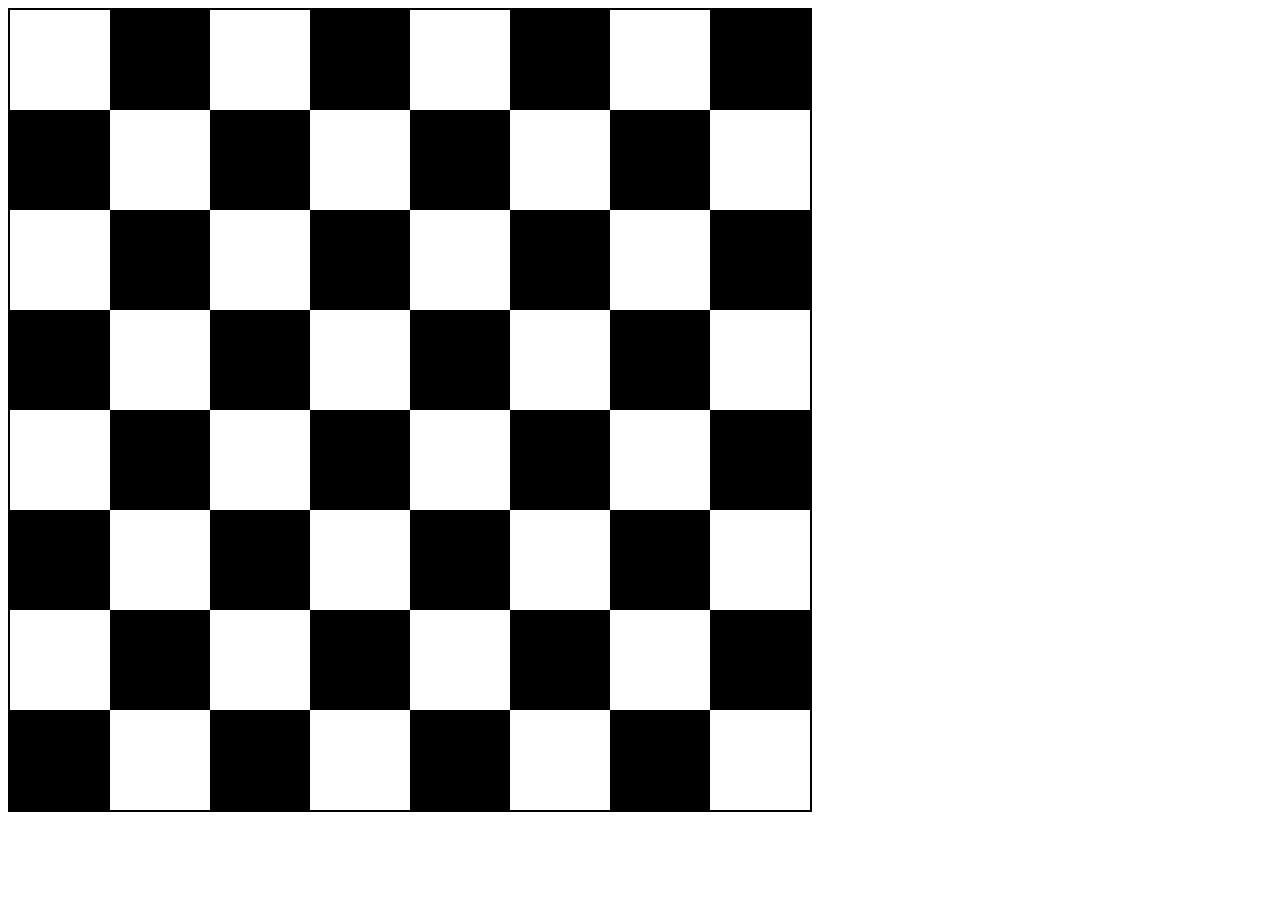
<file: 10.0 Display Grid/index.html>
<!DOCTYPE html>
<html>

<head>
  <title>Chessboard</title>
  <style>
    /* Write your code here */
    /* Each square should be 100px by 100px */
    /* My colours for white: #f0d9b5, black: #b58863 */
    .container {
      display: grid;
      grid-template-columns: repeat(8, 100px);
      grid-template-rows: repeat(8, 100px);
      gap: 0px;
      width: 800px;
      height: 800px;
      border: 2px solid black;
    }
    .white {
      background-color: white;
    }
    .black {
      background-color: black;
    }
  </style>
</head>

<body>
  <div class="container">
    <div class="white"></div>
    <div class="black"></div>
    <div class="white"></div>
    <div class="black"></div>
    <div class="white"></div>
    <div class="black"></div>
    <div class="white"></div>
    <div class="black"></div>
    <div class="black"></div>
    <div class="white"></div>
    <div class="black"></div>
    <div class="white"></div>
    <div class="black"></div>
    <div class="white"></div>
    <div class="black"></div>
    <div class="white"></div>
    <div class="white"></div>
    <div class="black"></div>
    <div class="white"></div>
    <div class="black"></div>
    <div class="white"></div>
    <div class="black"></div>
    <div class="white"></div>
    <div class="black"></div>
    <div class="black"></div>
    <div class="white"></div>
    <div class="black"></div>
    <div class="white"></div>
    <div class="black"></div>
    <div class="white"></div>
    <div class="black"></div>
    <div class="white"></div>
    <div class="white"></div>
    <div class="black"></div>
    <div class="white"></div>
    <div class="black"></div>
    <div class="white"></div>
    <div class="black"></div>
    <div class="white"></div>
    <div class="black"></div>
    <div class="black"></div>
    <div class="white"></div>
    <div class="black"></div>
    <div class="white"></div>
    <div class="black"></div>
    <div class="white"></div>
    <div class="black"></div>
    <div class="white"></div>
    <div class="white"></div>
    <div class="black"></div>
    <div class="white"></div>
    <div class="black"></div>
    <div class="white"></div>
    <div class="black"></div>
    <div class="white"></div>
    <div class="black"></div>
    <div class="black"></div>
    <div class="white"></div>
    <div class="black"></div>
    <div class="white"></div>
    <div class="black"></div>
    <div class="white"></div>
    <div class="black"></div>
    <div class="white"></div>
  </div>
</body>

</html>
</file>
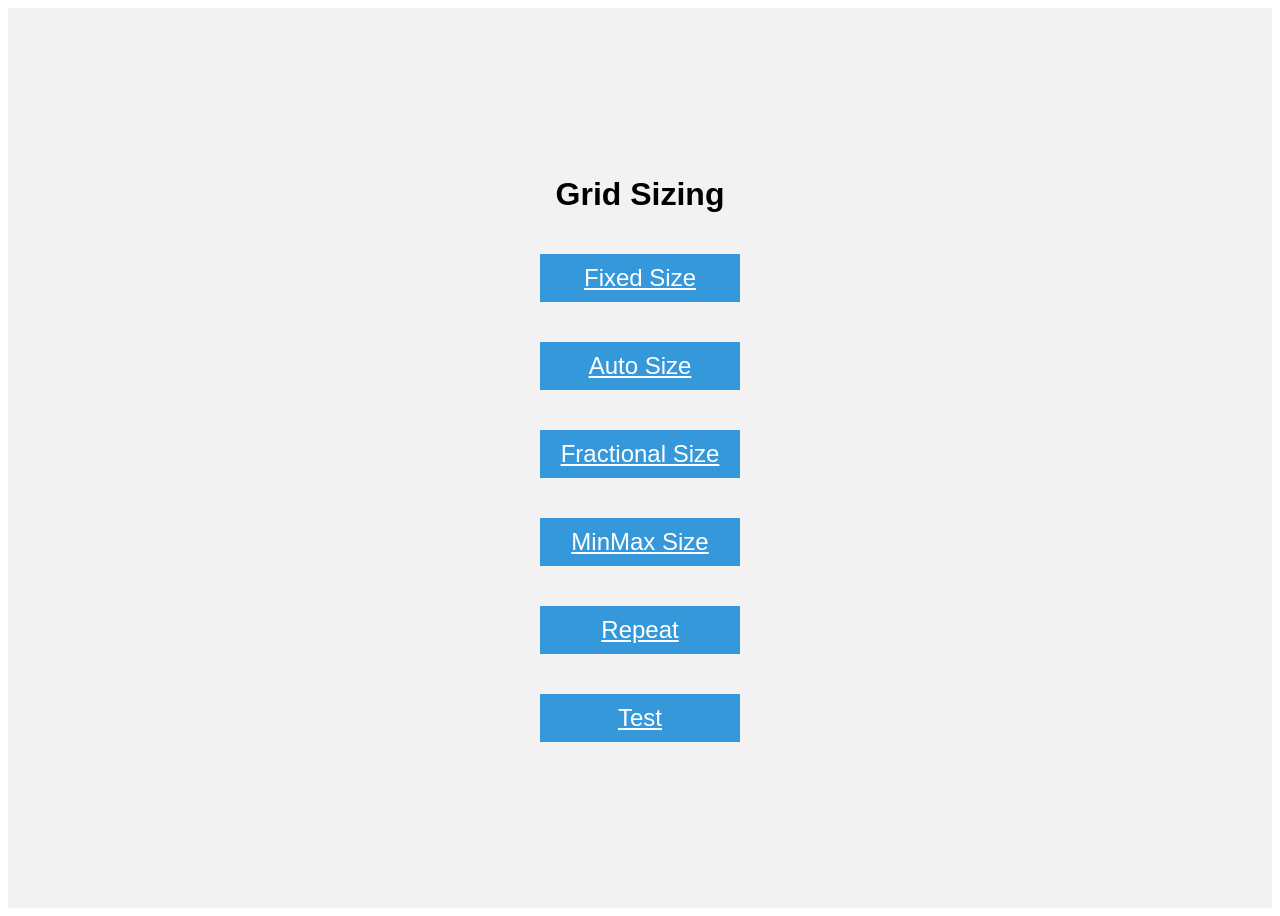
<file: 10.1 Grid Sizing/index.html>
<!DOCTYPE html>
<html lang="en">

<head>
  <meta charset="UTF-8">
  <meta name="google" content="notranslate">
  <meta name="viewport" content="width=device-width, initial-scale=1.0">
  <title>Grid Fundamentals</title>
  <style>
    body {
      font-family: sans-serif;
    }

    .container {
      display: flex;
      justify-content: center;
      align-items: center;
      flex-direction: column;
      height: 100vh;
      background-color: #f2f2f2;
    }

    .item {
      width: 200px;
      margin: 20px;
      background-color: #3498db;
      color: #fff;
      text-align: center;
      line-height: 2;
      font-size: 24px;
    }
  </style>
</head>

<body>
  <div class="container">
    <h1>Grid Sizing</h1>
    <a class="item" href="./fixed-size.html">Fixed Size</a>
    <a class="item" href="./auto-size.html">Auto Size</a>
    <a class="item" href="./fractional-size.html">Fractional Size</a>
    <a class="item" href="./minmax-size.html">MinMax Size</a>
    <a class="item" href="./repeat.html">Repeat</a>
    <a class="item" href="./test.html">Test</a>


  </div>
</body>

</html>
</file>
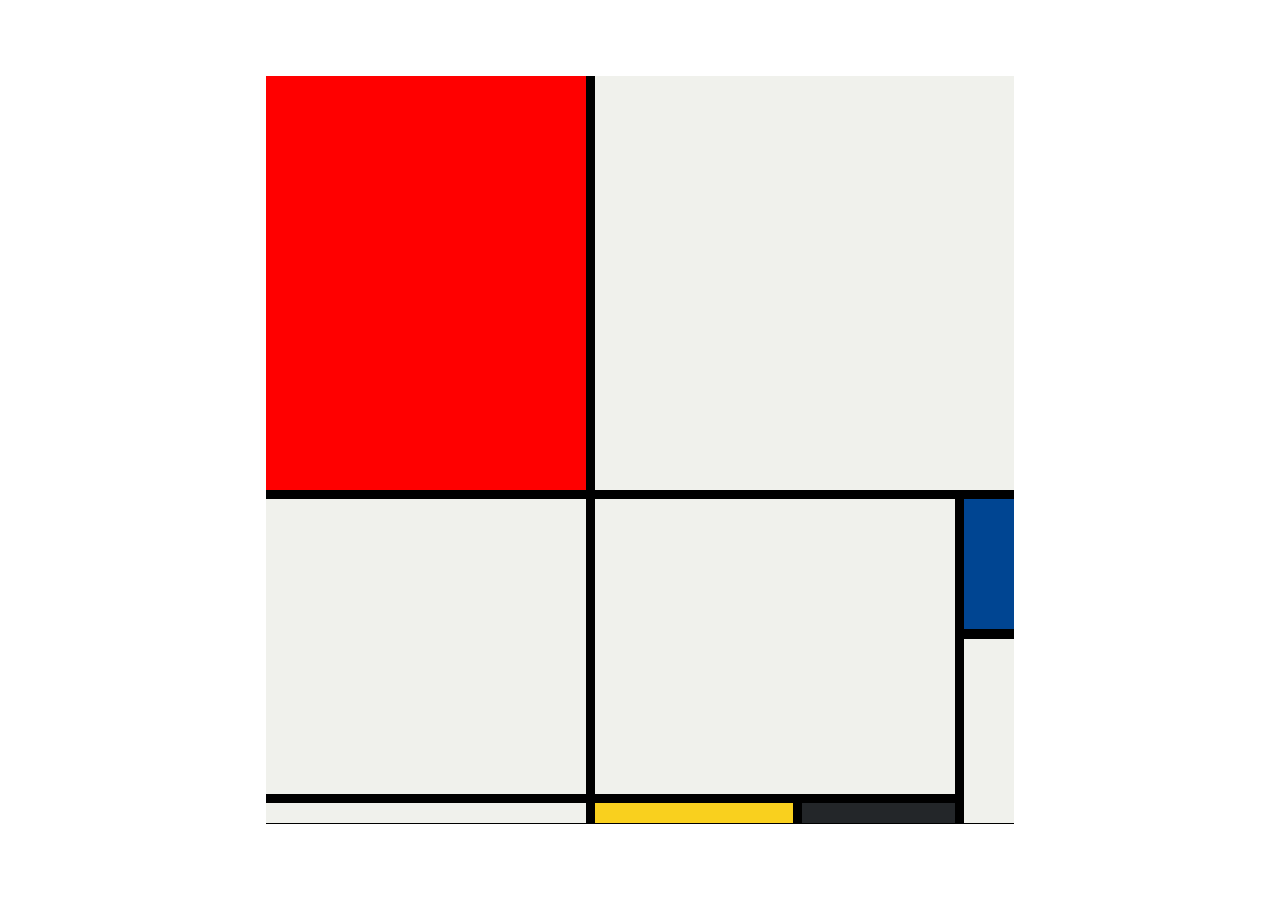
<file: 10.3 Mondrian Project/index.html>
<!DOCTYPE html>
<html lang="en">
    <head>
        <meta charset="UTF-8" />
        <meta name="viewport" content="width=device-width, initial-scale=1.0" />
        <title>Mondrian Project</title>
        <style>
            /* 
    Write your CSS here 
    Gap Colour: #000
    White: #F0F1EC
    Red: #E72F24
    Black: #232629
    Blue: #004592
    Yellow: #F9D01E

    For dimensions, see dimensions.png image.
    HINT: Remember you can't change the properties of grid lines.
    But grid lines are transparent!
    */

            body {
                display: flex;
                align-items: center;
                justify-content: center;
                margin: 0;
                padding: 0;
                height: 100vh;
            }

            .container {
                display: grid;
                grid-template-columns: 320px 198px 153px 50px;
                grid-template-rows: 414px 131px 155px 20px;
                gap: 9px;
                background-color: black;
                height: 748px;
                width: 748px;
            }

            .first-red {
                background-color: red;
            }

            .second-white {
                background-color: #f0f1ec;
                grid-column-start: span 3;
            }
            .third-white {
                background-color: #f0f1ec;
                grid-column-start: span 1;
                grid-row-start: span 2;
                order: 0;
            }
            .fourth-white {
                background-color: #f0f1ec;
                grid-column-start: span 2;
                grid-row-start: span 2;
            }

            .fourth-blue {
                background-color: #004592;
                height: 130px;
                border-bottom: 1px solid black;
            }

            .fifth-white {
                background-color: #f0f1ec;
                grid-row-start: span 2;
            }

            .sixth-white {
                background-color: #f0f1ec;
            }

            .seventh-yellow {
                background-color: #f9d01e;
            }
            .eighth-black {
                background-color: #232629;
            }
        </style>
    </head>

    <body>
        <!-- Write your HTML here -->
        <div class="container">
            <div class="first-red"></div>
            <div class="second-white"></div>
            <div class="third-white"></div>
            <div class="fourth-white"></div>
            <div class="fourth-blue"></div>
            <div class="fifth-white"></div>
            <div class="sixth-white"></div>
            <div class="seventh-yellow"></div>
            <div class="eighth-black"></div>
        </div>
    </body>
</html>
</file>
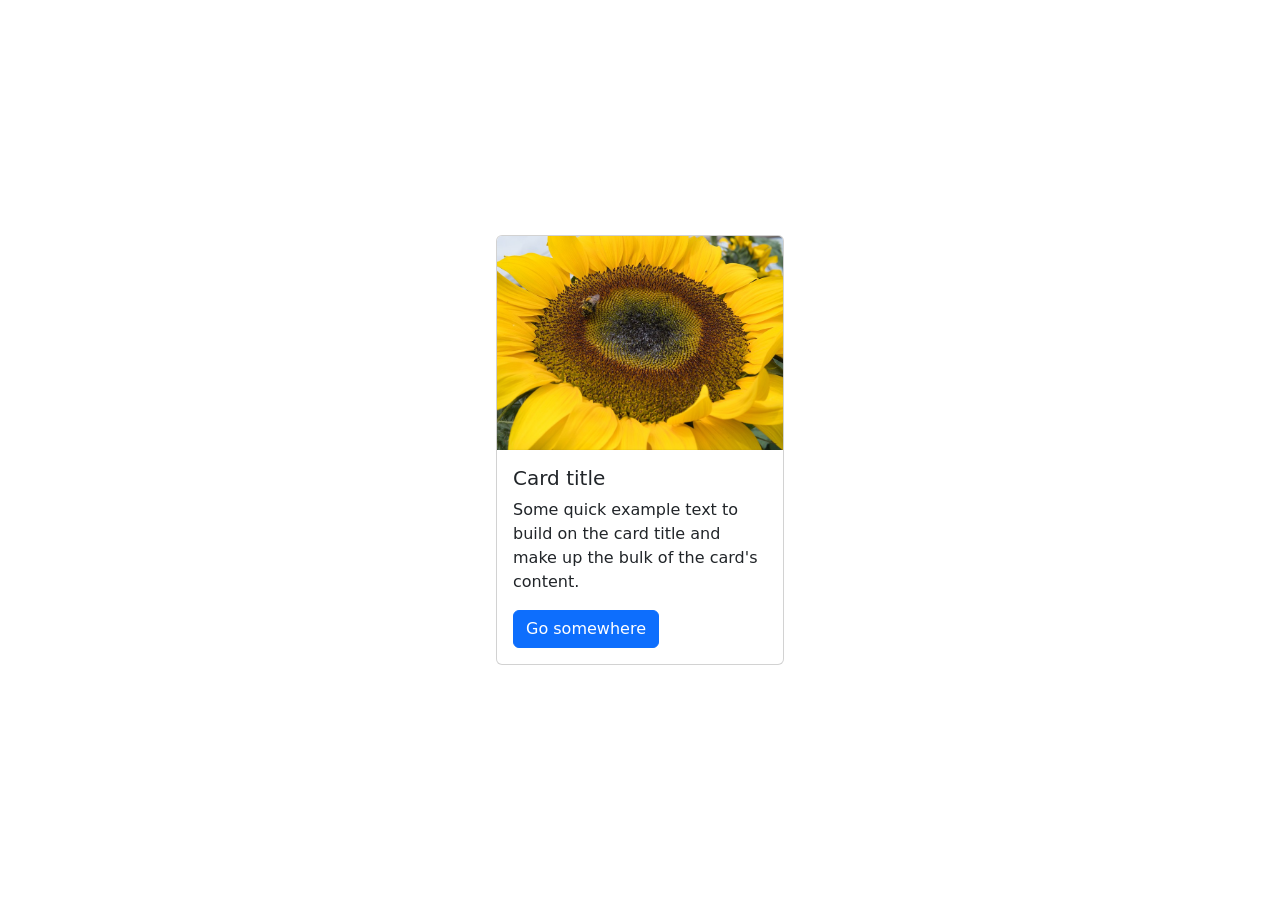
<file: 11.0 Bootstrap Intro/index.html>
<!DOCTYPE html>
<html lang="en">
    <head>
        <meta charset="utf-8" />
        <meta name="viewport" content="width=device-width, initial-scale=1" />
        <title>Bootstrap</title>
        <!-- TODO 1: Add the Bootstrap link here. -->
        <link
            href="https://cdn.jsdelivr.net/npm/bootstrap@5.3.0/dist/css/bootstrap.min.css"
            rel="stylesheet"
            integrity="sha384-9ndCyUaIbzAi2FUVXJi0CjmCapSmO7SnpJef0486qhLnuZ2cdeRhO02iuK6FUUVM"
            crossorigin="anonymous"
        />
        <script
            src="https://cdn.jsdelivr.net/npm/bootstrap@5.3.0/dist/js/bootstrap.bundle.min.js"
            integrity="sha384-geWF76RCwLtnZ8qwWowPQNguL3RmwHVBC9FhGdlKrxdiJJigb/j/68SIy3Te4Bkz"
            crossorigin="anonymous"
        ></script>
        <style>
            /* TODO 4: Use flexbox to center the card in the vertical and horizontal center. */
            .flex-container {
                display: flex;
                align-items: center;
                justify-content: center;
                height: 100vh;
            }
        </style>
    </head>

    <body>
        <div class="flex-container">
            <!-- TODO 2: Add the Bootstrap Prebuilt Card here -->
            <div class="card" style="width: 18rem">
                <img src="./flower.jpg" class="card-img-top" alt="..." />
                <div class="card-body">
                    <h5 class="card-title">Card title</h5>
                    <p class="card-text">
                        Some quick example text to build on the card title and
                        make up the bulk of the card's content.
                    </p>
                    <a href="#" class="btn btn-primary">Go somewhere</a>
                </div>
            </div>
            <!-- TODO 3: Change the image src to display the flower.jpg image. -->
        </div>
    </body>
</html>
</file>
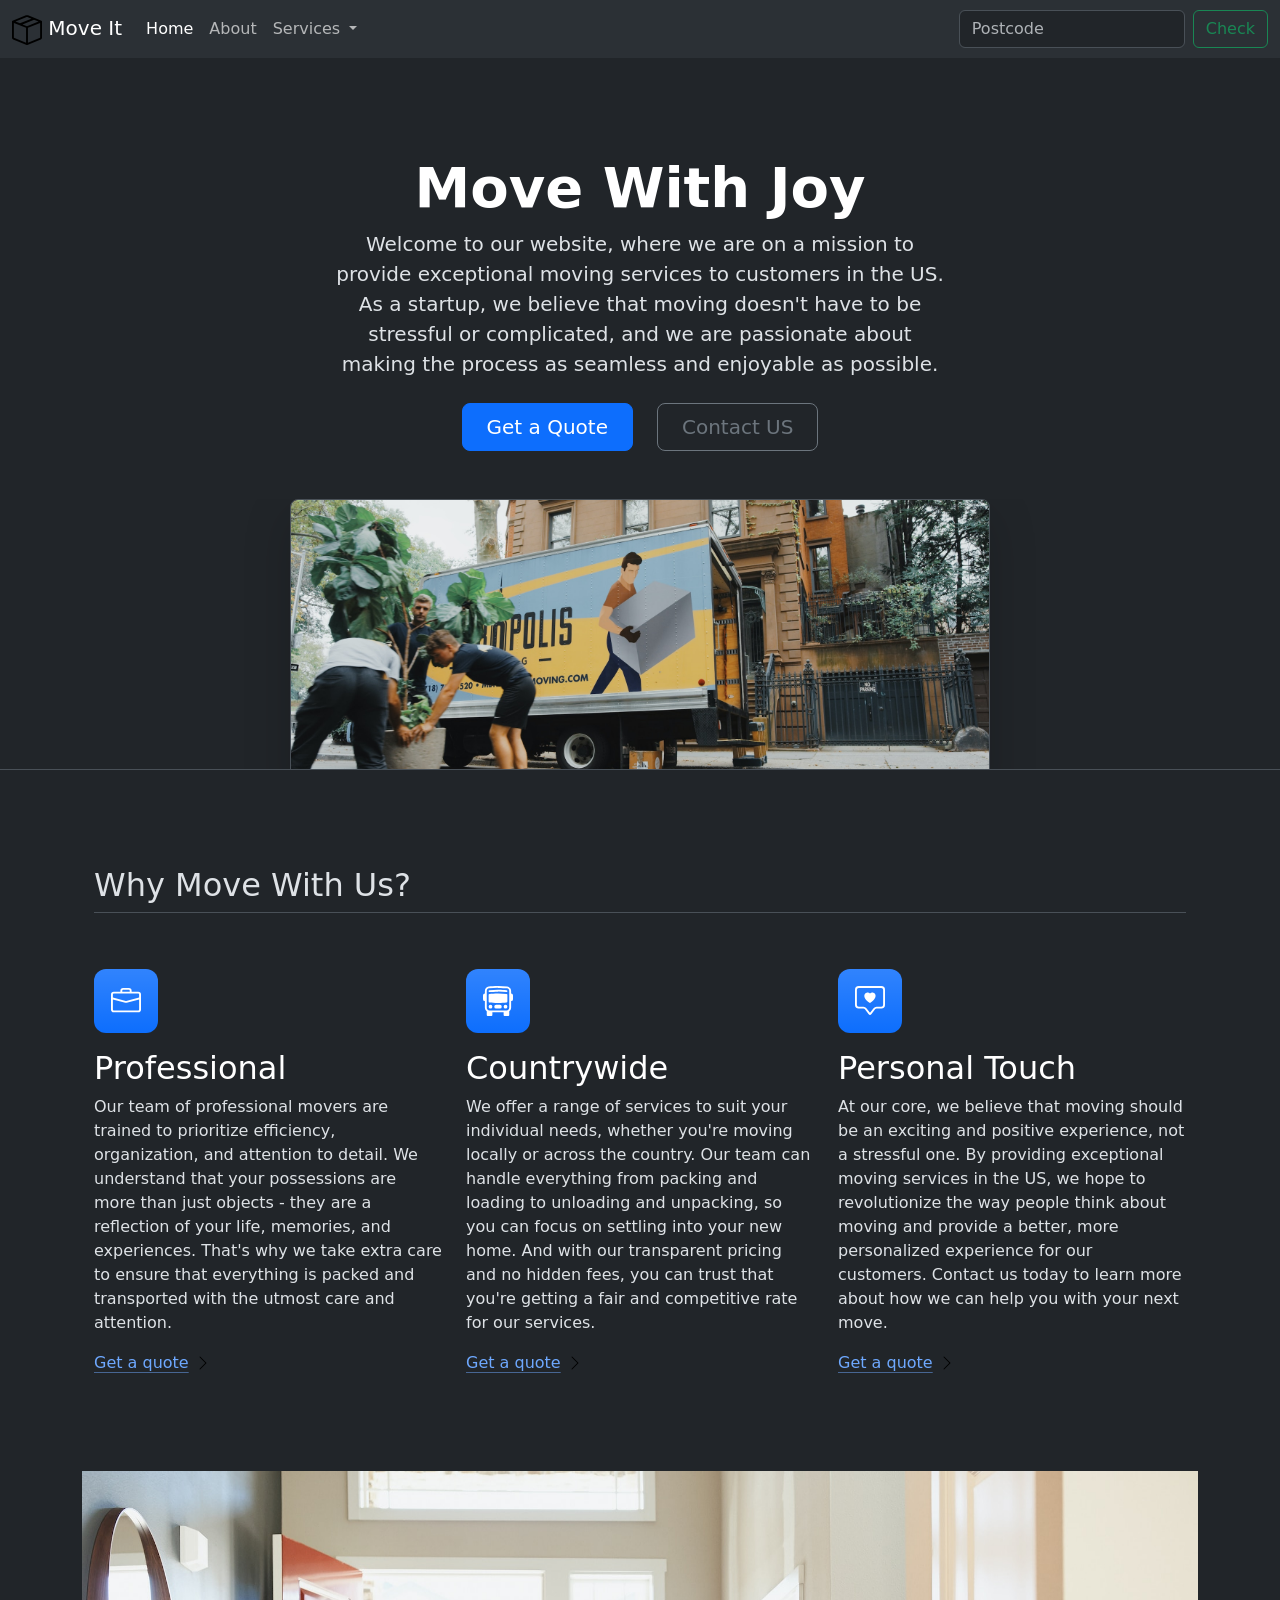
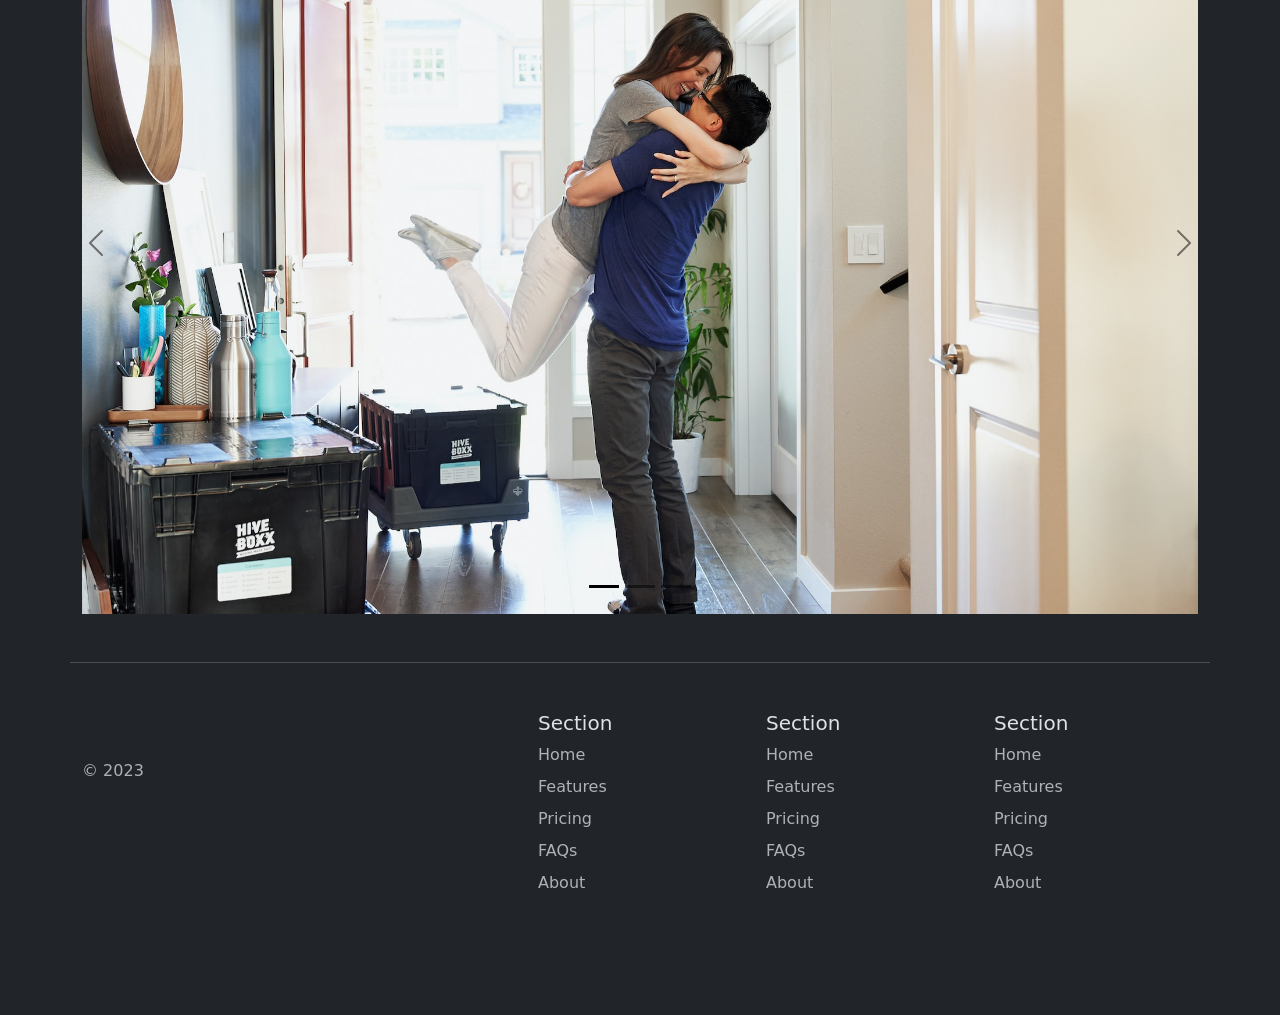
<file: 11.2 Bootstrap Components/index.html>
<!DOCTYPE html>
<html lang="en" data-bs-theme="dark">
    <head>
        <meta charset="UTF-8" />
        <meta name="viewport" content="width=device-width, initial-scale=1.0" />
        <title>Bootstrap Components</title>
        <link
            href="https://cdn.jsdelivr.net/npm/bootstrap@5.3.0-alpha2/dist/css/bootstrap.min.css"
            rel="stylesheet"
            integrity="sha384-aFq/bzH65dt+w6FI2ooMVUpc+21e0SRygnTpmBvdBgSdnuTN7QbdgL+OapgHtvPp"
            crossorigin="anonymous"
        />
        <style>
            .feature-icon {
                width: 4rem;
                height: 4rem;
                border-radius: 0.75rem;
            }

            .icon-square {
                width: 3rem;
                height: 3rem;
                border-radius: 0.75rem;
            }

            .text-shadow-1 {
                text-shadow: 0 0.125rem 0.25rem rgba(0, 0, 0, 0.25);
            }
            .text-shadow-2 {
                text-shadow: 0 0.25rem 0.5rem rgba(0, 0, 0, 0.25);
            }
            .text-shadow-3 {
                text-shadow: 0 0.5rem 1.5rem rgba(0, 0, 0, 0.25);
            }

            .card-cover {
                background-repeat: no-repeat;
                background-position: center center;
                background-size: cover;
            }

            .feature-icon-small {
                width: 3rem;
                height: 3rem;
            }
        </style>
    </head>

    <body>
        <nav class="navbar navbar-expand-lg bg-body-tertiary">
            <div class="container-fluid">
                <a class="navbar-brand" href="#"
                    ><img
                        src="./box-seam.svg"
                        alt="moveit brand icon"
                        height="30px"
                    />
                    Move It</a
                >
                <button
                    class="navbar-toggler"
                    type="button"
                    data-bs-toggle="collapse"
                    data-bs-target="#navbarSupportedContent"
                    aria-controls="navbarSupportedContent"
                    aria-expanded="false"
                    aria-label="Toggle navigation"
                >
                    <span class="navbar-toggler-icon"></span>
                </button>
                <div
                    class="collapse navbar-collapse"
                    id="navbarSupportedContent"
                >
                    <ul class="navbar-nav me-auto mb-2 mb-lg-0">
                        <li class="nav-item">
                            <a
                                class="nav-link active"
                                aria-current="page"
                                href="#"
                                >Home</a
                            >
                        </li>
                        <li class="nav-item">
                            <a class="nav-link" href="#">About</a>
                        </li>
                        <li class="nav-item dropdown">
                            <a
                                class="nav-link dropdown-toggle"
                                href="#"
                                role="button"
                                data-bs-toggle="dropdown"
                                aria-expanded="false"
                            >
                                Services
                            </a>
                            <ul class="dropdown-menu">
                                <li>
                                    <a class="dropdown-item" href="#">Action</a>
                                </li>
                                <li>
                                    <a class="dropdown-item" href="#"
                                        >Another action</a
                                    >
                                </li>
                                <li><hr class="dropdown-divider" /></li>
                                <li>
                                    <a class="dropdown-item" href="#"
                                        >Something else here</a
                                    >
                                </li>
                            </ul>
                        </li>
                    </ul>
                    <form class="d-flex" role="search">
                        <input
                            class="form-control me-2"
                            type="search"
                            placeholder="Postcode"
                            aria-label="Search"
                        />
                        <button class="btn btn-outline-success" type="submit">
                            Check
                        </button>
                    </form>
                </div>
            </div>
        </nav>
        <div class="px-4 pt-5 my-5 text-center border-bottom">
            <h1 class="display-4 fw-bold text-body-emphasis">Move With Joy</h1>
            <div class="col-lg-6 mx-auto">
                <p class="lead mb-4">
                    Welcome to our website, where we are on a mission to provide
                    exceptional moving services to customers in the US. As a
                    startup, we believe that moving doesn't have to be stressful
                    or complicated, and we are passionate about making the
                    process as seamless and enjoyable as possible.
                </p>
                <div
                    class="d-grid gap-2 d-sm-flex justify-content-sm-center mb-5"
                >
                    <button
                        type="button"
                        class="btn btn-primary btn-lg px-4 me-sm-3"
                    >
                        Get a Quote
                    </button>
                    <button
                        type="button"
                        class="btn btn-outline-secondary btn-lg px-4"
                    >
                        Contact US
                    </button>
                </div>
            </div>
            <div class="overflow-hidden" style="max-height: 30vh">
                <div class="container px-5">
                    <img
                        src="./moving-van.jpg"
                        class="img-fluid border rounded-3 shadow-lg mb-4"
                        alt="Example image"
                        width="700"
                        height="500"
                        loading="lazy"
                    />
                </div>
            </div>
        </div>
        <div class="container px-4 py-5" id="featured-3">
            <h2 class="pb-2 border-bottom">Why Move With Us?</h2>
            <div class="row g-4 py-5 row-cols-1 row-cols-lg-3">
                <div class="feature col">
                    <div
                        class="feature-icon d-inline-flex align-items-center justify-content-center text-bg-primary bg-gradient fs-2 mb-3"
                    >
                        <img
                            src="./briefcase.svg"
                            alt="briefcase"
                            height="30px"
                        />
                    </div>
                    <h3 class="fs-2 text-body-emphasis">Professional</h3>
                    <p>
                        Our team of professional movers are trained to
                        prioritize efficiency, organization, and attention to
                        detail. We understand that your possessions are more
                        than just objects - they are a reflection of your life,
                        memories, and experiences. That's why we take extra care
                        to ensure that everything is packed and transported with
                        the utmost care and attention.
                    </p>
                    <a href="#" class="icon-link">
                        Get a quote
                        <img src="./chevron-right.svg" alt="chevron-right" />
                    </a>
                </div>
                <div class="feature col">
                    <div
                        class="feature-icon d-inline-flex align-items-center justify-content-center text-bg-primary bg-gradient fs-2 mb-3"
                    >
                        <img
                            src="./bus-front.svg"
                            alt="bus-front"
                            height="30px"
                        />
                    </div>
                    <h3 class="fs-2 text-body-emphasis">Countrywide</h3>
                    <p>
                        We offer a range of services to suit your individual
                        needs, whether you're moving locally or across the
                        country. Our team can handle everything from packing and
                        loading to unloading and unpacking, so you can focus on
                        settling into your new home. And with our transparent
                        pricing and no hidden fees, you can trust that you're
                        getting a fair and competitive rate for our services.
                    </p>
                    <a href="#" class="icon-link">
                        Get a quote
                        <img src="./chevron-right.svg" alt="chevron-right" />
                    </a>
                </div>
                <div class="feature col">
                    <div
                        class="feature-icon d-inline-flex align-items-center justify-content-center text-bg-primary bg-gradient fs-2 mb-3"
                    >
                        <img
                            src="./chat-square-heart.svg"
                            alt="chat-square-heart"
                            height="30px"
                        />
                    </div>
                    <h3 class="fs-2 text-body-emphasis">Personal Touch</h3>
                    <p>
                        At our core, we believe that moving should be an
                        exciting and positive experience, not a stressful one.
                        By providing exceptional moving services in the US, we
                        hope to revolutionize the way people think about moving
                        and provide a better, more personalized experience for
                        our customers. Contact us today to learn more about how
                        we can help you with your next move.
                    </p>
                    <a href="#" class="icon-link">
                        Get a quote
                        <img src="./chevron-right.svg" alt="chevron-right" />
                    </a>
                </div>
            </div>
        </div>
        <div id="carouselExampleIndicators" class="carousel slide">
            <div class="carousel-indicators">
                <button
                    type="button"
                    data-bs-target="#carouselExampleIndicators"
                    data-bs-slide-to="0"
                    class="active"
                    aria-current="true"
                    aria-label="Slide 1"
                ></button>
                <button
                    type="button"
                    data-bs-target="#carouselExampleIndicators"
                    data-bs-slide-to="1"
                    aria-label="Slide 2"
                ></button>
                <button
                    type="button"
                    data-bs-target="#carouselExampleIndicators"
                    data-bs-slide-to="2"
                    aria-label="Slide 3"
                ></button>
            </div>
            <div class="container">
                <div class="carousel-inner">
                    <div class="carousel-item active">
                        <img
                            src="./couple.jpg"
                            class="d-block w-100"
                            alt="couple"
                        />
                    </div>
                    <div class="carousel-item">
                        <img
                            src="./family.jpg"
                            class="d-block w-100"
                            alt="family"
                        />
                    </div>
                    <div class="carousel-item">
                        <img src="./dog.jpg" class="d-block w-100" alt="dog" />
                    </div>
                </div>
                <button
                    class="carousel-control-prev"
                    type="button"
                    data-bs-target="#carouselExampleIndicators"
                    data-bs-slide="prev"
                >
                    <span
                        class="carousel-control-prev-icon"
                        aria-hidden="true"
                    ></span>
                    <span class="visually-hidden">Previous</span>
                </button>
                <button
                    class="carousel-control-next"
                    type="button"
                    data-bs-target="#carouselExampleIndicators"
                    data-bs-slide="next"
                >
                    <span
                        class="carousel-control-next-icon"
                        aria-hidden="true"
                    ></span>
                    <span class="visually-hidden">Next</span>
                </button>
            </div>
        </div>
        <div class="container">
            <footer
                class="row row-cols-1 row-cols-sm-2 row-cols-md-5 py-5 my-5 border-top"
            >
                <div class="col mb-3">
                    <a
                        href="/"
                        class="d-flex align-items-center mb-3 link-body-emphasis text-decoration-none"
                    >
                        <svg class="bi me-2" width="40" height="32">
                            <use xlink:href="#bootstrap"></use>
                        </svg>
                    </a>
                    <p class="text-body-secondary">© 2023</p>
                </div>

                <div class="col mb-3"></div>

                <div class="col mb-3">
                    <h5>Section</h5>
                    <ul class="nav flex-column">
                        <li class="nav-item mb-2">
                            <a href="#" class="nav-link p-0 text-body-secondary"
                                >Home</a
                            >
                        </li>
                        <li class="nav-item mb-2">
                            <a href="#" class="nav-link p-0 text-body-secondary"
                                >Features</a
                            >
                        </li>
                        <li class="nav-item mb-2">
                            <a href="#" class="nav-link p-0 text-body-secondary"
                                >Pricing</a
                            >
                        </li>
                        <li class="nav-item mb-2">
                            <a href="#" class="nav-link p-0 text-body-secondary"
                                >FAQs</a
                            >
                        </li>
                        <li class="nav-item mb-2">
                            <a href="#" class="nav-link p-0 text-body-secondary"
                                >About</a
                            >
                        </li>
                    </ul>
                </div>

                <div class="col mb-3">
                    <h5>Section</h5>
                    <ul class="nav flex-column">
                        <li class="nav-item mb-2">
                            <a href="#" class="nav-link p-0 text-body-secondary"
                                >Home</a
                            >
                        </li>
                        <li class="nav-item mb-2">
                            <a href="#" class="nav-link p-0 text-body-secondary"
                                >Features</a
                            >
                        </li>
                        <li class="nav-item mb-2">
                            <a href="#" class="nav-link p-0 text-body-secondary"
                                >Pricing</a
                            >
                        </li>
                        <li class="nav-item mb-2">
                            <a href="#" class="nav-link p-0 text-body-secondary"
                                >FAQs</a
                            >
                        </li>
                        <li class="nav-item mb-2">
                            <a href="#" class="nav-link p-0 text-body-secondary"
                                >About</a
                            >
                        </li>
                    </ul>
                </div>

                <div class="col mb-3">
                    <h5>Section</h5>
                    <ul class="nav flex-column">
                        <li class="nav-item mb-2">
                            <a href="#" class="nav-link p-0 text-body-secondary"
                                >Home</a
                            >
                        </li>
                        <li class="nav-item mb-2">
                            <a href="#" class="nav-link p-0 text-body-secondary"
                                >Features</a
                            >
                        </li>
                        <li class="nav-item mb-2">
                            <a href="#" class="nav-link p-0 text-body-secondary"
                                >Pricing</a
                            >
                        </li>
                        <li class="nav-item mb-2">
                            <a href="#" class="nav-link p-0 text-body-secondary"
                                >FAQs</a
                            >
                        </li>
                        <li class="nav-item mb-2">
                            <a href="#" class="nav-link p-0 text-body-secondary"
                                >About</a
                            >
                        </li>
                    </ul>
                </div>
            </footer>
        </div>
        <script
            src="https://cdn.jsdelivr.net/npm/bootstrap@5.3.0/dist/js/bootstrap.bundle.min.js"
            integrity="sha384-geWF76RCwLtnZ8qwWowPQNguL3RmwHVBC9FhGdlKrxdiJJigb/j/68SIy3Te4Bkz"
            crossorigin="anonymous"
        ></script>
    </body>
</html>
</file>
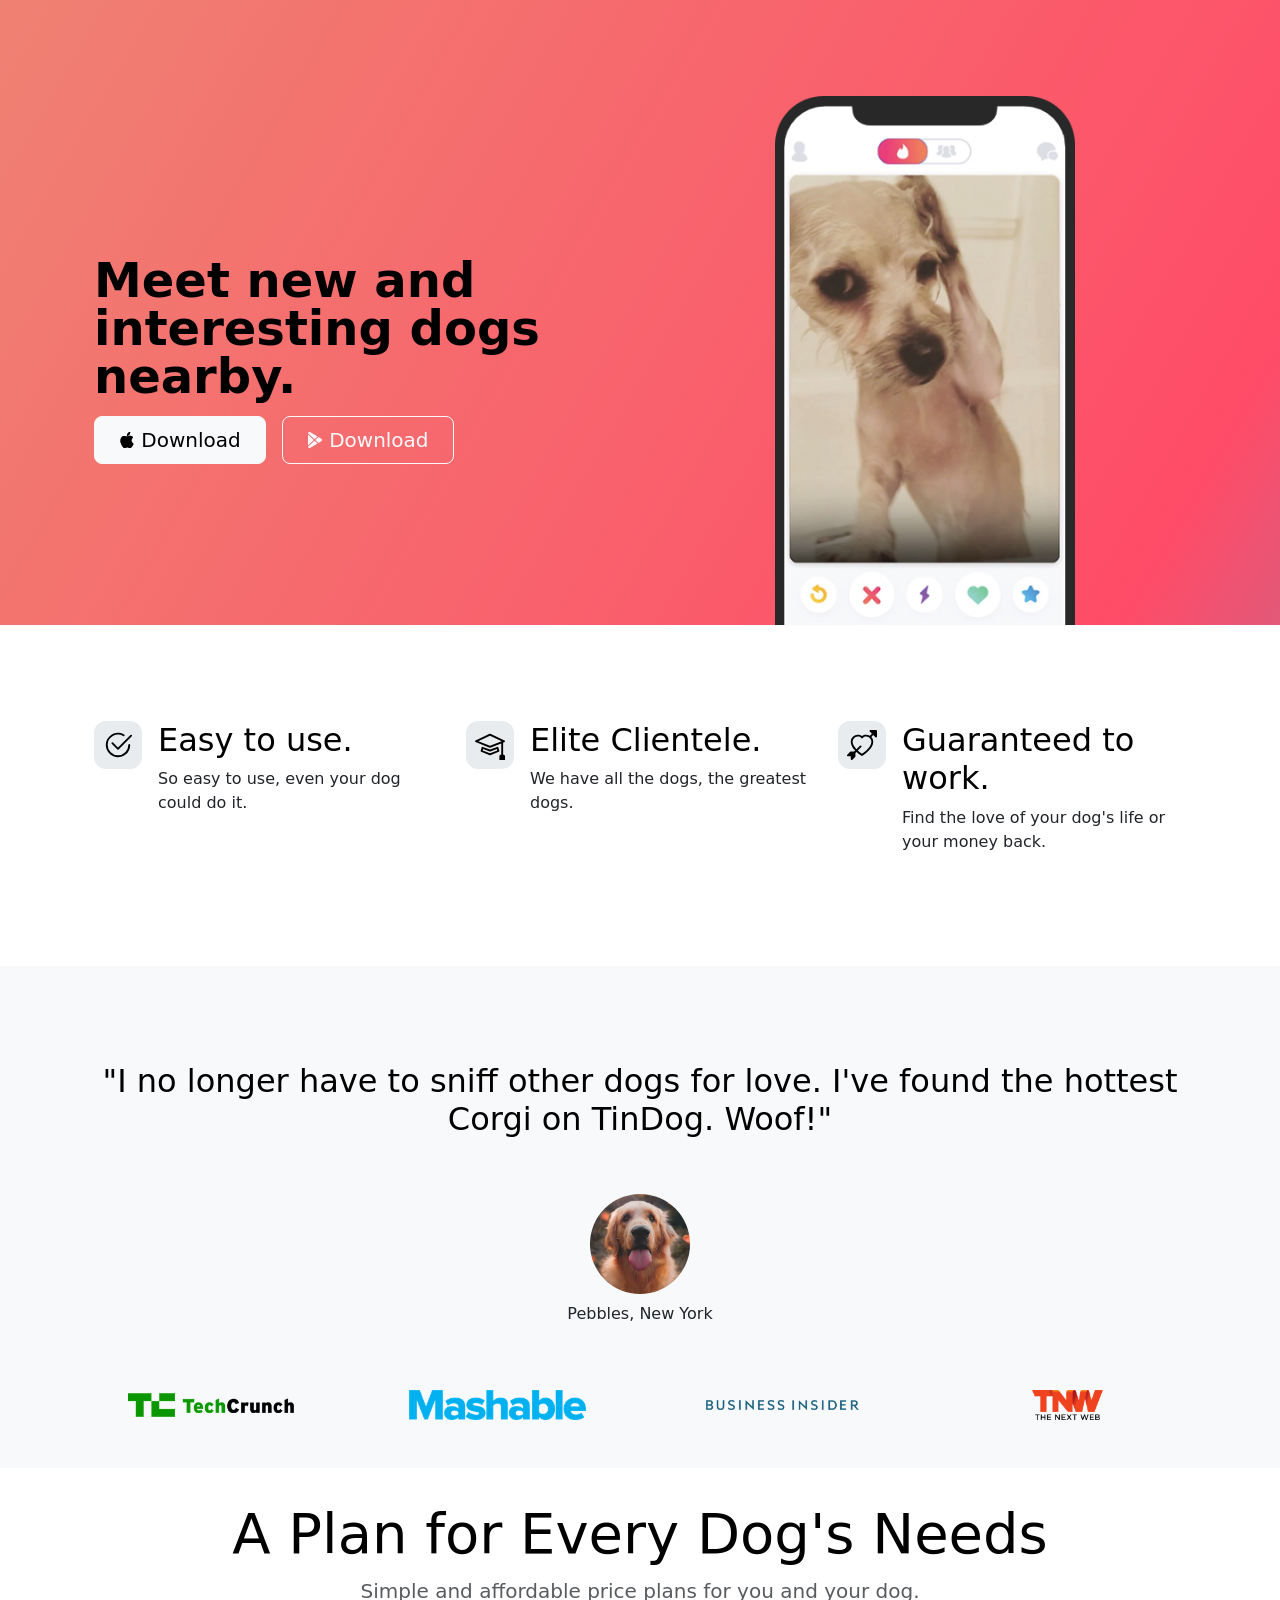
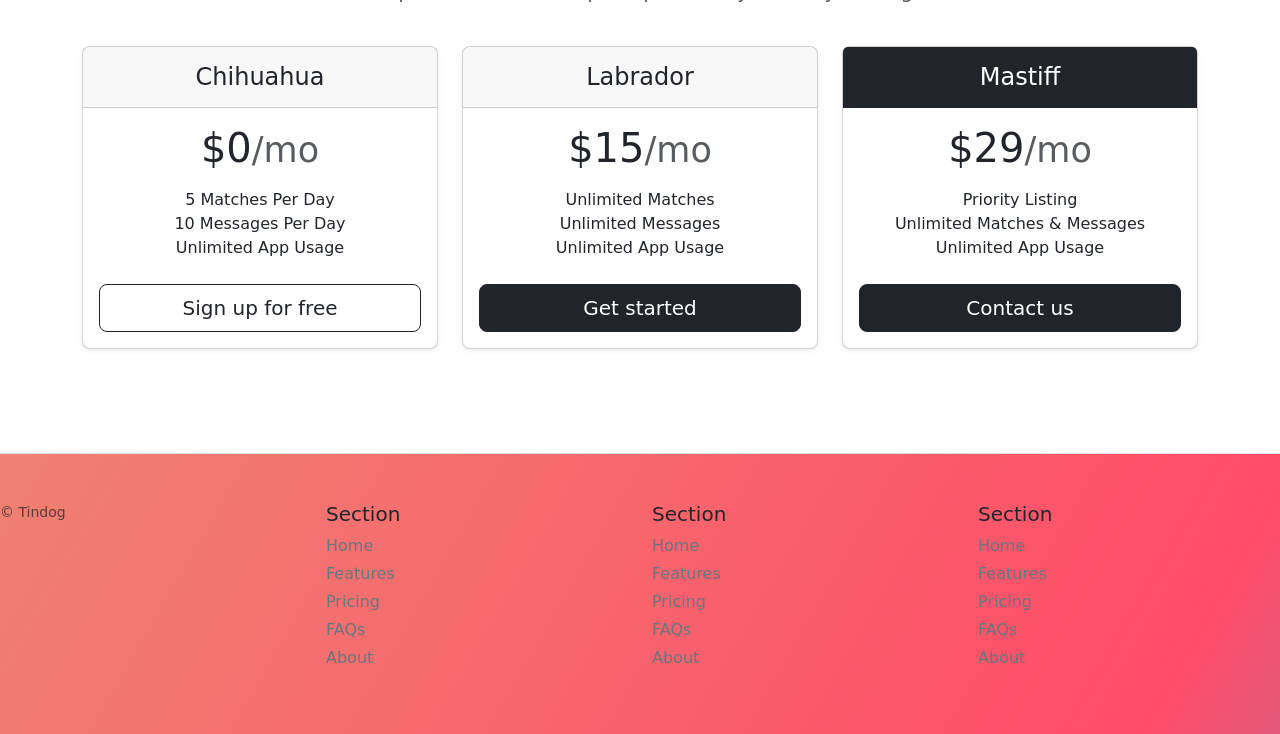
<file: 11.3 TinDog Project/index.html>
<!DOCTYPE html>
<html lang="en">
    <head>
        <meta charset="UTF-8" />
        <meta name="viewport" content="width=device-width, initial-scale=1.0" />
        <link rel="stylesheet" href="./css/style.css" />
        <link
            href="https://cdn.jsdelivr.net/npm/bootstrap@5.3.0/dist/css/bootstrap.min.css"
            rel="stylesheet"
            integrity="sha384-9ndCyUaIbzAi2FUVXJi0CjmCapSmO7SnpJef0486qhLnuZ2cdeRhO02iuK6FUUVM"
            crossorigin="anonymous"
        />
        <title>TinDog</title>
    </head>

    <body>
        <!-- Title -->
        <section id="title" class="gradient-background">
            <div class="container col-xxl-8 px-4 pb-0 pt-5">
                <div
                    class="row flex-lg-row-reverse align-items-center g-5 pt-5"
                >
                    <div class="col-10 col-sm-8 col-lg-6">
                        <img
                            src="./images/iphone.png"
                            class="d-block mx-lg-auto img-fluid px-0"
                            alt="Bootstrap Themes"
                            width="300"
                            height="500"
                            loading="lazy"
                        />
                    </div>
                    <div class="col-lg-6">
                        <h1
                            class="display-5 fw-bold text-body-emphasis lh-1 mb-3"
                        >
                            Meet new and interesting dogs nearby.
                        </h1>
                        <div
                            class="d-grid gap-2 d-md-flex justify-content-md-start"
                        >
                            <button
                                type="button"
                                class="btn btn-light btn-lg px-4 me-md-2"
                            >
                                <svg
                                    xmlns="http://www.w3.org/2000/svg"
                                    width="16"
                                    height="16"
                                    fill="currentColor"
                                    class="bi bi-apple mb-1"
                                    viewBox="0 0 16 16"
                                >
                                    <path
                                        d="M11.182.008C11.148-.03 9.923.023 8.857 1.18c-1.066 1.156-.902 2.482-.878 2.516.024.034 1.52.087 2.475-1.258.955-1.345.762-2.391.728-2.43Zm3.314 11.733c-.048-.096-2.325-1.234-2.113-3.422.212-2.189 1.675-2.789 1.698-2.854.023-.065-.597-.79-1.254-1.157a3.692 3.692 0 0 0-1.563-.434c-.108-.003-.483-.095-1.254.116-.508.139-1.653.589-1.968.607-.316.018-1.256-.522-2.267-.665-.647-.125-1.333.131-1.824.328-.49.196-1.422.754-2.074 2.237-.652 1.482-.311 3.83-.067 4.56.244.729.625 1.924 1.273 2.796.576.984 1.34 1.667 1.659 1.899.319.232 1.219.386 1.843.067.502-.308 1.408-.485 1.766-.472.357.013 1.061.154 1.782.539.571.197 1.111.115 1.652-.105.541-.221 1.324-1.059 2.238-2.758.347-.79.505-1.217.473-1.282Z"
                                    />
                                    <path
                                        d="M11.182.008C11.148-.03 9.923.023 8.857 1.18c-1.066 1.156-.902 2.482-.878 2.516.024.034 1.52.087 2.475-1.258.955-1.345.762-2.391.728-2.43Zm3.314 11.733c-.048-.096-2.325-1.234-2.113-3.422.212-2.189 1.675-2.789 1.698-2.854.023-.065-.597-.79-1.254-1.157a3.692 3.692 0 0 0-1.563-.434c-.108-.003-.483-.095-1.254.116-.508.139-1.653.589-1.968.607-.316.018-1.256-.522-2.267-.665-.647-.125-1.333.131-1.824.328-.49.196-1.422.754-2.074 2.237-.652 1.482-.311 3.83-.067 4.56.244.729.625 1.924 1.273 2.796.576.984 1.34 1.667 1.659 1.899.319.232 1.219.386 1.843.067.502-.308 1.408-.485 1.766-.472.357.013 1.061.154 1.782.539.571.197 1.111.115 1.652-.105.541-.221 1.324-1.059 2.238-2.758.347-.79.505-1.217.473-1.282Z"
                                    />
                                </svg>
                                Download
                            </button>
                            <button
                                type="button"
                                class="btn btn-outline-light btn-lg px-4"
                            >
                                <svg
                                    xmlns="http://www.w3.org/2000/svg"
                                    width="16"
                                    height="16"
                                    fill="currentColor"
                                    class="bi bi-google-play mb-1"
                                    viewBox="0 0 16 16"
                                >
                                    <path
                                        d="M14.222 9.374c1.037-.61 1.037-2.137 0-2.748L11.528 5.04 8.32 8l3.207 2.96 2.694-1.586Zm-3.595 2.116L7.583 8.68 1.03 14.73c.201 1.029 1.36 1.61 2.303 1.055l7.294-4.295ZM1 13.396V2.603L6.846 8 1 13.396ZM1.03 1.27l6.553 6.05 3.044-2.81L3.333.215C2.39-.341 1.231.24 1.03 1.27Z"
                                    />
                                </svg>
                                Download
                            </button>
                        </div>
                    </div>
                </div>
            </div>
        </section>
        <!-- Features -->
        <section id="features">
            <div class="container px-4 py-5" id="hanging-icons">
                <div class="row g-4 py-5 row-cols-1 row-cols-lg-3">
                    <div class="col d-flex align-items-start">
                        <div
                            class="icon-square text-body-emphasis bg-body-secondary d-inline-flex align-items-center justify-content-center fs-4 flex-shrink-0 me-3"
                        >
                            <svg
                                xmlns="http://www.w3.org/2000/svg"
                                height="30"
                                fill="currentColor"
                                class="bi bi-check2-circle"
                                viewBox="0 0 16 16"
                            >
                                <path
                                    d="M2.5 8a5.5 5.5 0 0 1 8.25-4.764.5.5 0 0 0 .5-.866A6.5 6.5 0 1 0 14.5 8a.5.5 0 0 0-1 0 5.5 5.5 0 1 1-11 0z"
                                />
                                <path
                                    d="M15.354 3.354a.5.5 0 0 0-.708-.708L8 9.293 5.354 6.646a.5.5 0 1 0-.708.708l3 3a.5.5 0 0 0 .708 0l7-7z"
                                />
                            </svg>
                        </div>
                        <div>
                            <h3 class="fs-2 text-body-emphasis">
                                Easy to use.
                            </h3>
                            <p>So easy to use, even your dog could do it.</p>
                        </div>
                    </div>
                    <div class="col d-flex align-items-start">
                        <div
                            class="icon-square text-body-emphasis bg-body-secondary d-inline-flex align-items-center justify-content-center fs-4 flex-shrink-0 me-3"
                        >
                            <svg
                                xmlns="http://www.w3.org/2000/svg"
                                height="30"
                                fill="currentColor"
                                class="bi bi-mortarboard"
                                viewBox="0 0 16 16"
                            >
                                <path
                                    d="M8.211 2.047a.5.5 0 0 0-.422 0l-7.5 3.5a.5.5 0 0 0 .025.917l7.5 3a.5.5 0 0 0 .372 0L14 7.14V13a1 1 0 0 0-1 1v2h3v-2a1 1 0 0 0-1-1V6.739l.686-.275a.5.5 0 0 0 .025-.917l-7.5-3.5ZM8 8.46 1.758 5.965 8 3.052l6.242 2.913L8 8.46Z"
                                />
                                <path
                                    d="M4.176 9.032a.5.5 0 0 0-.656.327l-.5 1.7a.5.5 0 0 0 .294.605l4.5 1.8a.5.5 0 0 0 .372 0l4.5-1.8a.5.5 0 0 0 .294-.605l-.5-1.7a.5.5 0 0 0-.656-.327L8 10.466 4.176 9.032Zm-.068 1.873.22-.748 3.496 1.311a.5.5 0 0 0 .352 0l3.496-1.311.22.748L8 12.46l-3.892-1.556Z"
                                />
                            </svg>
                        </div>
                        <div>
                            <h3 class="fs-2 text-body-emphasis">
                                Elite Clientele.
                            </h3>
                            <p>We have all the dogs, the greatest dogs.</p>
                        </div>
                    </div>
                    <div class="col d-flex align-items-start">
                        <div
                            class="icon-square text-body-emphasis bg-body-secondary d-inline-flex align-items-center justify-content-center fs-4 flex-shrink-0 me-3"
                        >
                            <svg
                                xmlns="http://www.w3.org/2000/svg"
                                height="30"
                                fill="currentColor"
                                class="bi bi-arrow-through-heart"
                                viewBox="0 0 16 16"
                            >
                                <path
                                    fill-rule="evenodd"
                                    d="M2.854 15.854A.5.5 0 0 1 2 15.5V14H.5a.5.5 0 0 1-.354-.854l1.5-1.5A.5.5 0 0 1 2 11.5h1.793l.53-.53c-.771-.802-1.328-1.58-1.704-2.32-.798-1.575-.775-2.996-.213-4.092C3.426 2.565 6.18 1.809 8 3.233c1.25-.98 2.944-.928 4.212-.152L13.292 2 12.147.854A.5.5 0 0 1 12.5 0h3a.5.5 0 0 1 .5.5v3a.5.5 0 0 1-.854.354L14 2.707l-1.006 1.006c.236.248.44.531.6.845.562 1.096.585 2.517-.213 4.092-.793 1.563-2.395 3.288-5.105 5.08L8 13.912l-.276-.182a21.86 21.86 0 0 1-2.685-2.062l-.539.54V14a.5.5 0 0 1-.146.354l-1.5 1.5Zm2.893-4.894A20.419 20.419 0 0 0 8 12.71c2.456-1.666 3.827-3.207 4.489-4.512.679-1.34.607-2.42.215-3.185-.817-1.595-3.087-2.054-4.346-.761L8 4.62l-.358-.368c-1.259-1.293-3.53-.834-4.346.761-.392.766-.464 1.845.215 3.185.323.636.815 1.33 1.519 2.065l1.866-1.867a.5.5 0 1 1 .708.708L5.747 10.96Z"
                                />
                            </svg>
                        </div>
                        <div>
                            <h3 class="fs-2 text-body-emphasis">
                                Guaranteed to work.
                            </h3>
                            <p>
                                Find the love of your dog's life or your money
                                back.
                            </p>
                        </div>
                    </div>
                </div>
            </div>
        </section>
        <!-- Testimonial -->
        <section id="testimonial">
            <div class="p-5 text-center bg-body-tertiary">
                <div class="container py-5">
                    <h2 class="text-body-emphasis">
                        "I no longer have to sniff other dogs for love. I've
                        found the hottest Corgi on TinDog. Woof!"
                    </h2>
                    <img
                        src="./images/dog-img.jpg"
                        alt="dog-image"
                        class="rounded-circle mt-5 mb-2"
                        height="100px"
                    />
                    <p>Pebbles, New York</p>
                </div>
                <div class="container">
                    <div class="row">
                        <div class="col-lg-3 col-sm-12">
                            <img
                                src="./images/techcrunch.png"
                                alt="techcrunch"
                                height="30"
                            />
                        </div>
                        <div class="col-lg-3 col-sm-12">
                            <img
                                src="./images/mashable.png"
                                alt="mashable"
                                height="30"
                            />
                        </div>
                        <div class="col-lg-3 col-sm-12">
                            <img
                                src="./images/bizinsider.png"
                                alt="bizinsider"
                                height="30"
                            />
                        </div>
                        <div class="col-lg-3 col-sm-12">
                            <img src="./images/tnw.png" alt="tnw" height="30" />
                        </div>
                    </div>
                </div>
            </div>
        </section>
        <!-- Pricing -->
        <section id="pricing">
            <div class="container py-3">
                <header>
                    <div class="pricing-header p-3 pb-md-4 mx-auto text-center">
                        <h1 class="display-4 fw-normal text-body-emphasis">
                            A Plan for Every Dog's Needs
                        </h1>
                        <p class="fs-5 text-body-secondary">
                            Simple and affordable price plans for you and your
                            dog.
                        </p>
                    </div>
                </header>

                <main>
                    <div class="row row-cols-1 row-cols-md-3 mb-3 text-center">
                        <div class="col">
                            <div class="card mb-4 rounded-3 shadow-sm">
                                <div class="card-header py-3">
                                    <h4 class="my-0 fw-normal">Chihuahua</h4>
                                </div>
                                <div class="card-body">
                                    <h1 class="card-title pricing-card-title">
                                        $0<small
                                            class="text-body-secondary fw-light"
                                            >/mo</small
                                        >
                                    </h1>
                                    <ul class="list-unstyled mt-3 mb-4">
                                        <li>5 Matches Per Day</li>
                                        <li>10 Messages Per Day</li>
                                        <li>Unlimited App Usage</li>
                                    </ul>
                                    <button
                                        type="button"
                                        class="w-100 btn btn-lg btn-outline-dark"
                                    >
                                        Sign up for free
                                    </button>
                                </div>
                            </div>
                        </div>
                        <div class="col">
                            <div class="card mb-4 rounded-3 shadow-sm">
                                <div class="card-header py-3">
                                    <h4 class="my-0 fw-normal">Labrador</h4>
                                </div>
                                <div class="card-body">
                                    <h1 class="card-title pricing-card-title">
                                        $15<small
                                            class="text-body-secondary fw-light"
                                            >/mo</small
                                        >
                                    </h1>
                                    <ul class="list-unstyled mt-3 mb-4">
                                        <li>Unlimited Matches</li>
                                        <li>Unlimited Messages</li>
                                        <li>Unlimited App Usage</li>
                                    </ul>
                                    <button
                                        type="button"
                                        class="w-100 btn btn-lg btn-dark"
                                    >
                                        Get started
                                    </button>
                                </div>
                            </div>
                        </div>
                        <div class="col">
                            <div
                                class="card mb-4 rounded-3 shadow-sm border-darm"
                            >
                                <div
                                    class="card-header py-3 text-bg-dark border-dark"
                                >
                                    <h4 class="my-0 fw-normal">Mastiff</h4>
                                </div>
                                <div class="card-body">
                                    <h1 class="card-title pricing-card-title">
                                        $29<small
                                            class="text-body-secondary fw-light"
                                            >/mo</small
                                        >
                                    </h1>
                                    <ul class="list-unstyled mt-3 mb-4">
                                        <li>Priority Listing</li>
                                        <li>Unlimited Matches & Messages</li>
                                        <li>Unlimited App Usage</li>
                                    </ul>
                                    <button
                                        type="button"
                                        class="w-100 btn btn-lg btn-dark"
                                    >
                                        Contact us
                                    </button>
                                </div>
                            </div>
                        </div>
                    </div>
                </main>
            </div>
        </section>
        <!-- Footer -->
        <section id="footer" class="gradient-background">
            <footer class="pt-4 mt-md-5 py-md-5 border-top">
                <div class="row">
                    <div class="col-12 col-md">
                        <small class="d-block mb-3 text-body-secondary"
                            >© Tindog</small
                        >
                    </div>
                    <div class="col-6 col-md">
                        <h5>Section</h5>
                        <ul class="list-unstyled text-small">
                            <li class="mb-1">
                                <a
                                    class="link-secondary text-decoration-none"
                                    href="#"
                                    >Home</a
                                >
                            </li>
                            <li class="mb-1">
                                <a
                                    class="link-secondary text-decoration-none"
                                    href="#"
                                    >Features</a
                                >
                            </li>
                            <li class="mb-1">
                                <a
                                    class="link-secondary text-decoration-none"
                                    href="#"
                                    >Pricing</a
                                >
                            </li>
                            <li class="mb-1">
                                <a
                                    class="link-secondary text-decoration-none"
                                    href="#"
                                    >FAQs</a
                                >
                            </li>
                            <li class="mb-1">
                                <a
                                    class="link-secondary text-decoration-none"
                                    href="#"
                                    >About</a
                                >
                            </li>
                        </ul>
                    </div>
                    <div class="col-6 col-md">
                        <h5>Section</h5>
                        <ul class="list-unstyled text-small">
                            <li class="mb-1">
                                <a
                                    class="link-secondary text-decoration-none"
                                    href="#"
                                    >Home</a
                                >
                            </li>
                            <li class="mb-1">
                                <a
                                    class="link-secondary text-decoration-none"
                                    href="#"
                                    >Features</a
                                >
                            </li>
                            <li class="mb-1">
                                <a
                                    class="link-secondary text-decoration-none"
                                    href="#"
                                    >Pricing</a
                                >
                            </li>
                            <li class="mb-1">
                                <a
                                    class="link-secondary text-decoration-none"
                                    href="#"
                                    >FAQs</a
                                >
                            </li>
                            <li class="mb-1">
                                <a
                                    class="link-secondary text-decoration-none"
                                    href="#"
                                    >About</a
                                >
                            </li>
                        </ul>
                    </div>
                    <div class="col-6 col-md">
                        <h5>Section</h5>
                        <ul class="list-unstyled text-small">
                            <li class="mb-1">
                                <a
                                    class="link-secondary text-decoration-none"
                                    href="#"
                                    >Home</a
                                >
                            </li>
                            <li class="mb-1">
                                <a
                                    class="link-secondary text-decoration-none"
                                    href="#"
                                    >Features</a
                                >
                            </li>
                            <li class="mb-1">
                                <a
                                    class="link-secondary text-decoration-none"
                                    href="#"
                                    >Pricing</a
                                >
                            </li>
                            <li class="mb-1">
                                <a
                                    class="link-secondary text-decoration-none"
                                    href="#"
                                    >FAQs</a
                                >
                            </li>
                            <li class="mb-1">
                                <a
                                    class="link-secondary text-decoration-none"
                                    href="#"
                                    >About</a
                                >
                            </li>
                        </ul>
                    </div>
                </div>
            </footer>
        </section>
        <script
            src="https://cdn.jsdelivr.net/npm/bootstrap@5.3.0/dist/js/bootstrap.bundle.min.js"
            integrity="sha384-geWF76RCwLtnZ8qwWowPQNguL3RmwHVBC9FhGdlKrxdiJJigb/j/68SIy3Te4Bkz"
            crossorigin="anonymous"
        ></script>
    </body>
</html>
</file>
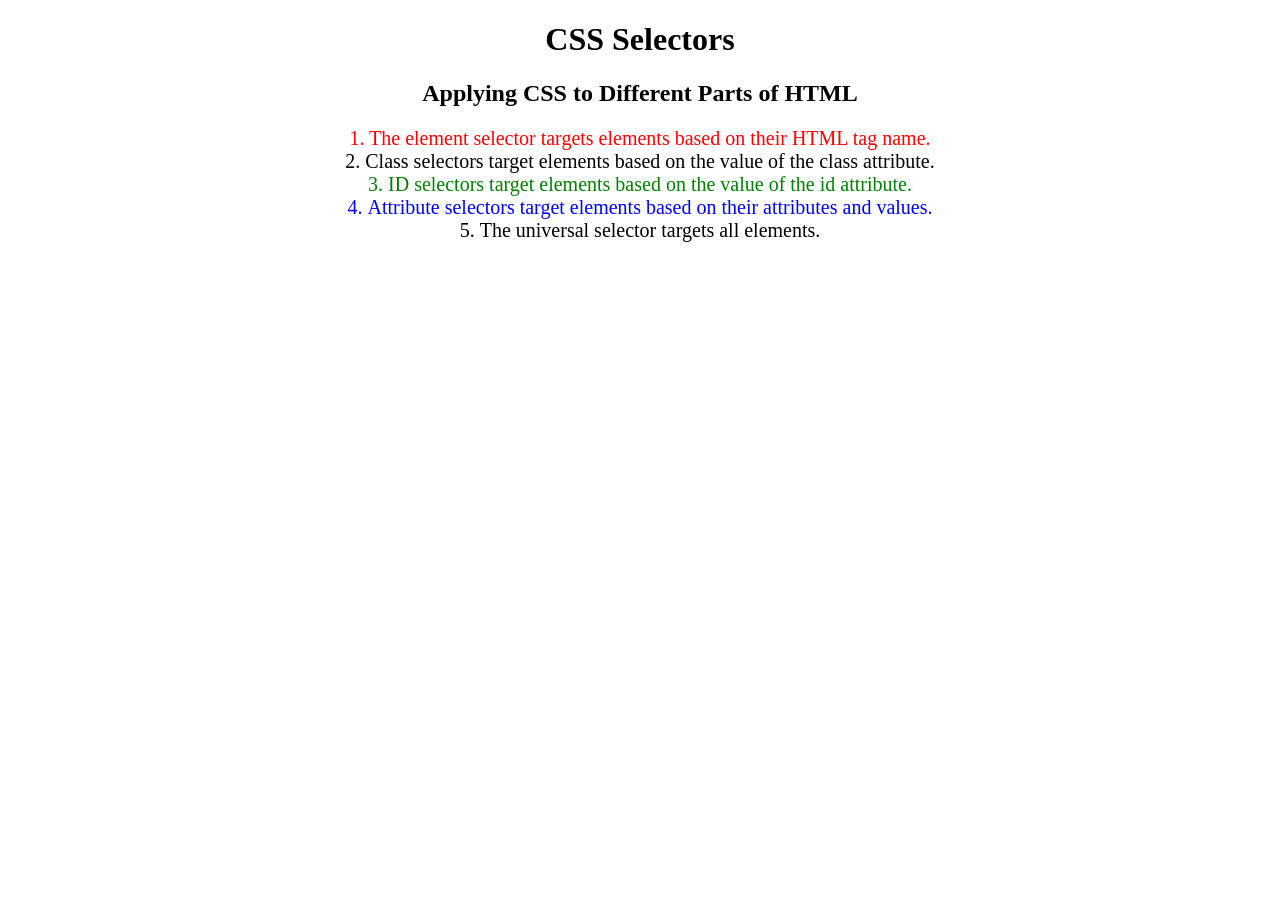
<file: 5.3 CSS Selectors/index.html>
<!DOCTYPE html>
<html lang="en">

<head>
  <meta charset="UTF-8">
  <title>CSS Selectors</title>
  <link rel="stylesheet" href="./style.css" />
</head>

<body>
  <h1>CSS Selectors</h1>
  <h2>Applying CSS to Different Parts of HTML</h2>
  <!-- TODO 1: Set the CSS for all paragraph tags to "color: red" -->
  <p class="note">1. The element selector targets elements based on their HTML tag name.</p>

  <ol>
    <!-- TODO 2: Set the CSS for all elements with a class of "note" to "font-size: 20px" -->
    <li class="note" value="2">Class selectors target elements based on the value of the class attribute.</li>

    <!-- TODO 3: Set the CSS for the element with an id of "id-selector-demo" to "color: green" -->
    <li class="note" id="id-selector-demo" value="3">ID selectors target elements based on the value of the id
      attribute.</li>

    <!-- TODO 4: Set the CSS for the li elements that have the "value" attribute set to "4" to have "color: blue" -->
    <li class="note" value="4">Attribute selectors target elements based on their attributes and values.</li>

    <!-- TODO 5: Set all elements to have "text-align: center" -->
    <li class="note" value="5">The universal selector targets all elements.</li>
  </ol>
</body>

</html>
</file>
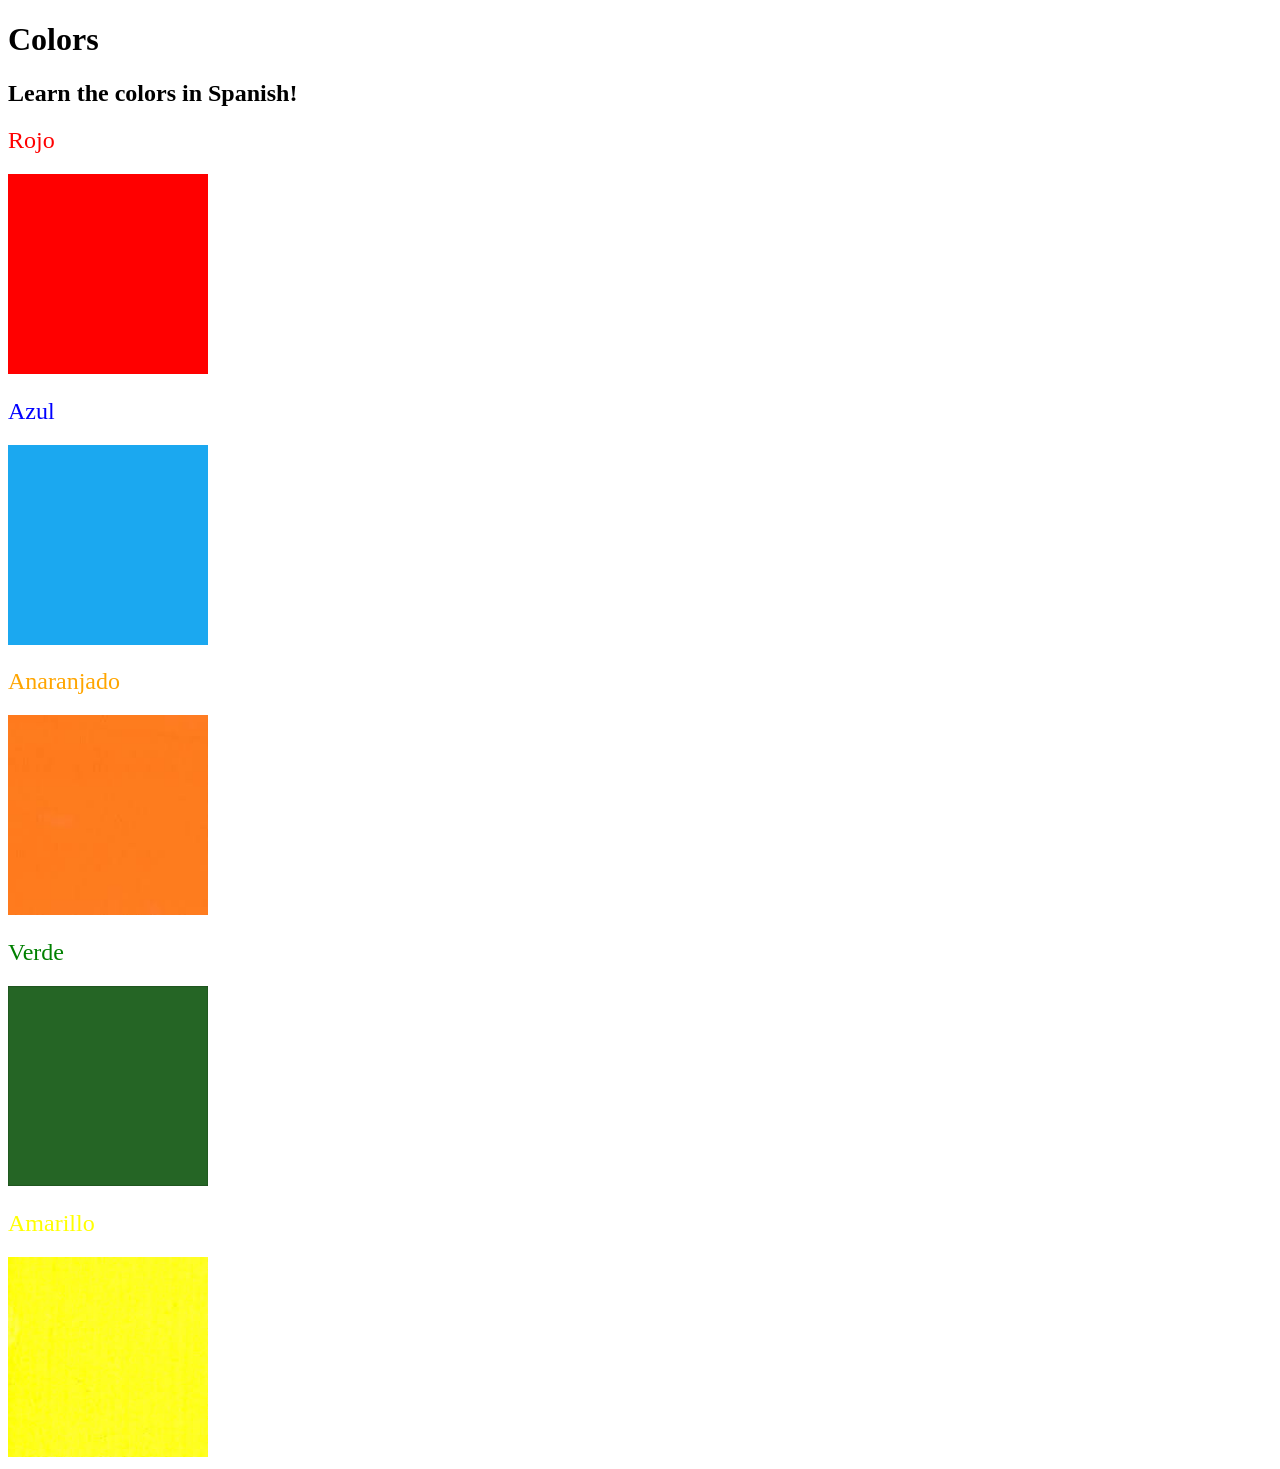
<file: 5.4 Color Vocab Project/index.html>
<!DOCTYPE html>
<html lang="en">

<head>
  <meta charset="UTF-8">
  <title>Spanish Vocabulary</title>
  <link rel="stylesheet" href="./style.css" />
</head>

<body>
  <h1>Colors</h1>
  <h2>Learn the colors in Spanish!</h2>
  <h2 class="color-title" id="red">Rojo</h2>
  <img class="color" src="./assets/images/red.png" alt="red" />

  <h2 class="color-title" id="blue">Azul</h2>
  <img src="./assets/images/blue.png" alt="blue" />

  <h2 class="color-title" id="orange">Anaranjado</h2>
  <img src="./assets/images/orange.png" alt="orange" />

  <h2 class="color-title" id="green">Verde</h2>
  <img src="./assets/images/green.png" alt="green" />

  <h2 class="color-title" id="yellow">Amarillo</h2>
  <img src="./assets/images/yellow.png" alt="yellow" />
</body>

</html>

<!-- 
TODOs
IMPORTANT: You should not need to make ANY CHANGES to index.html
All code should be written in your CSS file.

1. Create a CSS file and incorporate it as an external stylesheet.
2. Use CSS to style each of the color titles to meaning. 
Hint: Use the id to help if you don't know the words in spanish.
3. Use CSS to change all the color titles to have "font-weight: normal;"
4. Use CSS (not HTML) to make all the images 200px heigh and 200px wide. 
Hint: 
https://developer.mozilla.org/en-US/docs/Web/CSS/height
https://developer.mozilla.org/en-US/docs/Web/CSS/width
-->
</file>
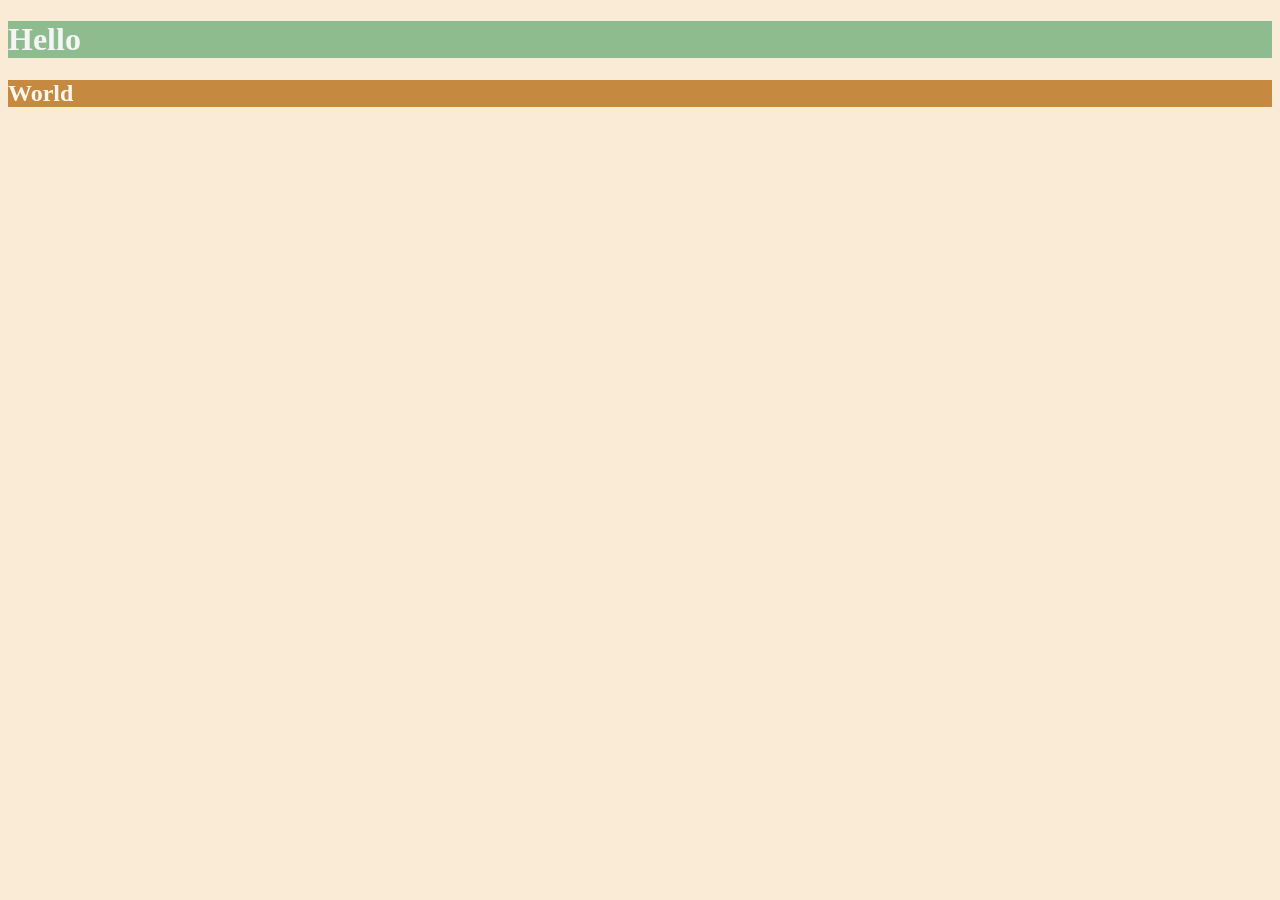
<file: 6.0 CSS Colors/index.html>
<!DOCTYPE html>
<html lang="en">

<head>
  <meta charset="UTF-8">
  <title>Colors</title>
  <style>
  /* Write your CSS code here. */
    /* 1. Make the background of the webpage "antiquewhite"
    2. Make the h1 "whitesmoke"
    3. Make the background of the h1 "darkseagreen"
    4. Make the h2 #FAF8F1
    5. Make the background of the h2 "#C58940" */
    body {
      background-color: antiquewhite;
    }

    h1 {
      color: whitesmoke;
      background-color: darkseagreen;
    }

    h2 {
      color: #faf8f1;
      background-color: #C58940;
    }
  </style>
</head>

<body>
  <h1>Hello</h1>
  <h2>World</h2>
</body>

</html>
</file>
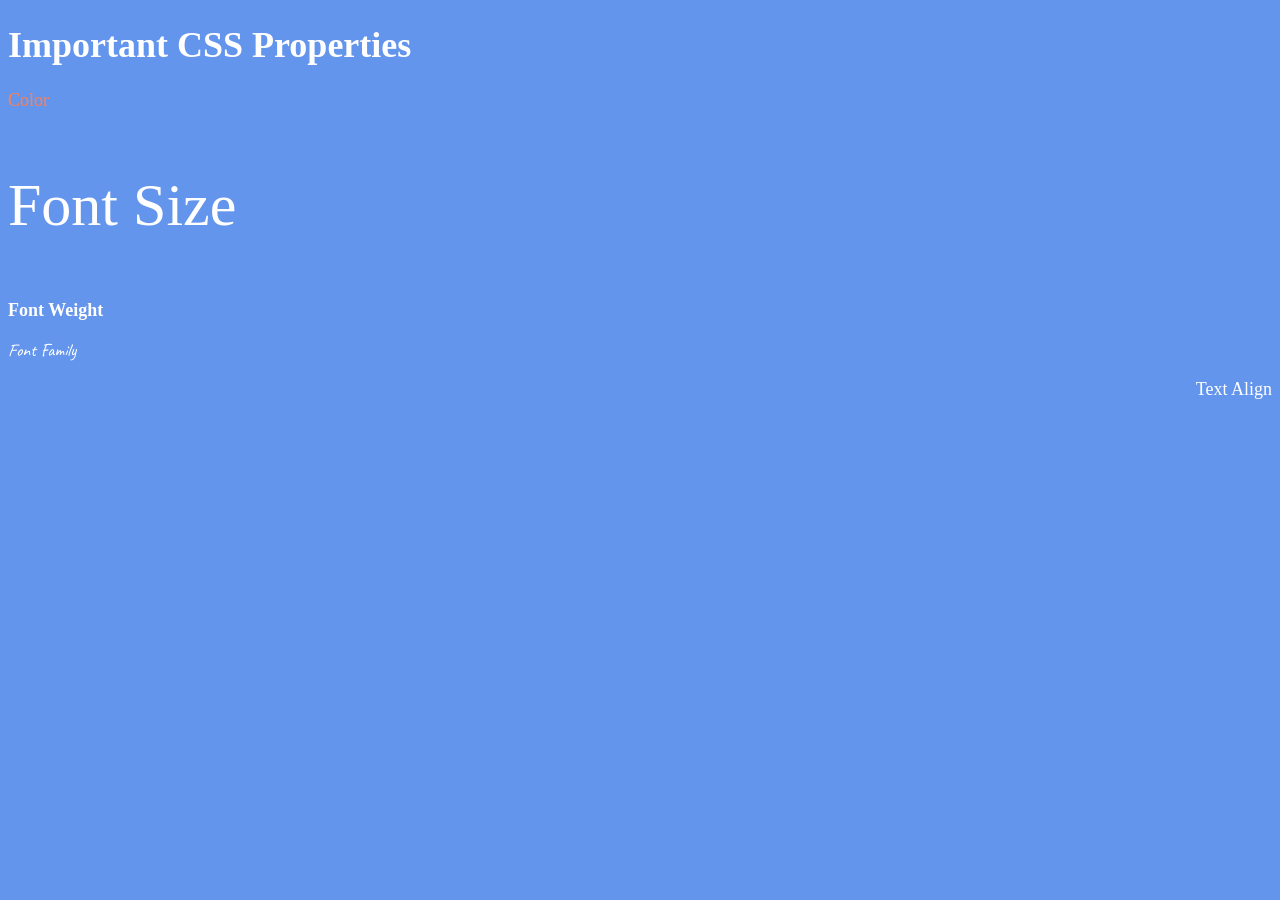
<file: 6.1 Font Properties/index.html>
<!DOCTYPE html>
<html lang="en">
    <head>
        <meta charset="UTF-8" />
        <title>CSS Properties</title>
        <style>
            body {
                background-color: cornflowerblue;
                color: white;
                font-size: 18px;
            }

            /* Don't change the CSS above, add Your CSS below */
            html {
                font-size: 30px;
            }

            .color {
                color: coral;
            }

            .fontSize {
                font-size: 2rem;
            }

            .fontWeight {
                font-weight: 900;
            }

            .fontFamily {
                font-family: "Caveat", cursive;
            }

            .textAlign {
                text-align: right;
            }
        </style>
        <link rel="preconnect" href="https://fonts.googleapis.com" />
        <link rel="preconnect" href="https://fonts.gstatic.com" crossorigin />
        <link
            href="https://fonts.googleapis.com/css2?family=Caveat&display=swap"
            rel="stylesheet"
        />
    </head>

    <body>
        <h1>Important CSS Properties</h1>
        <p class="color">Color</p>
        <p class="fontSize">Font Size</p>
        <p class="fontWeight">Font Weight</p>
        <p class="fontFamily">Font Family</p>
        <p class="textAlign">Text Align</p>

        <!-- TODOs
  1. Change the color of <p>Color</p> to "coral" color.
  2. Change the font size of <p>Font Size</p> to 2X the size of the root font size.
  3. Change the font weight of <p>Font Weight</p> to 900.
  4. Change the font family of <p>Font Family</p> to the Google font Caveat with regular (400) font weight.
  Link: https://fonts.google.com/specimen/Caveat
  5. Change the <p>Text Align</p> to right align.
  6. Change the the root (html element) font size to 30px -->
    </body>
</html>
</file>
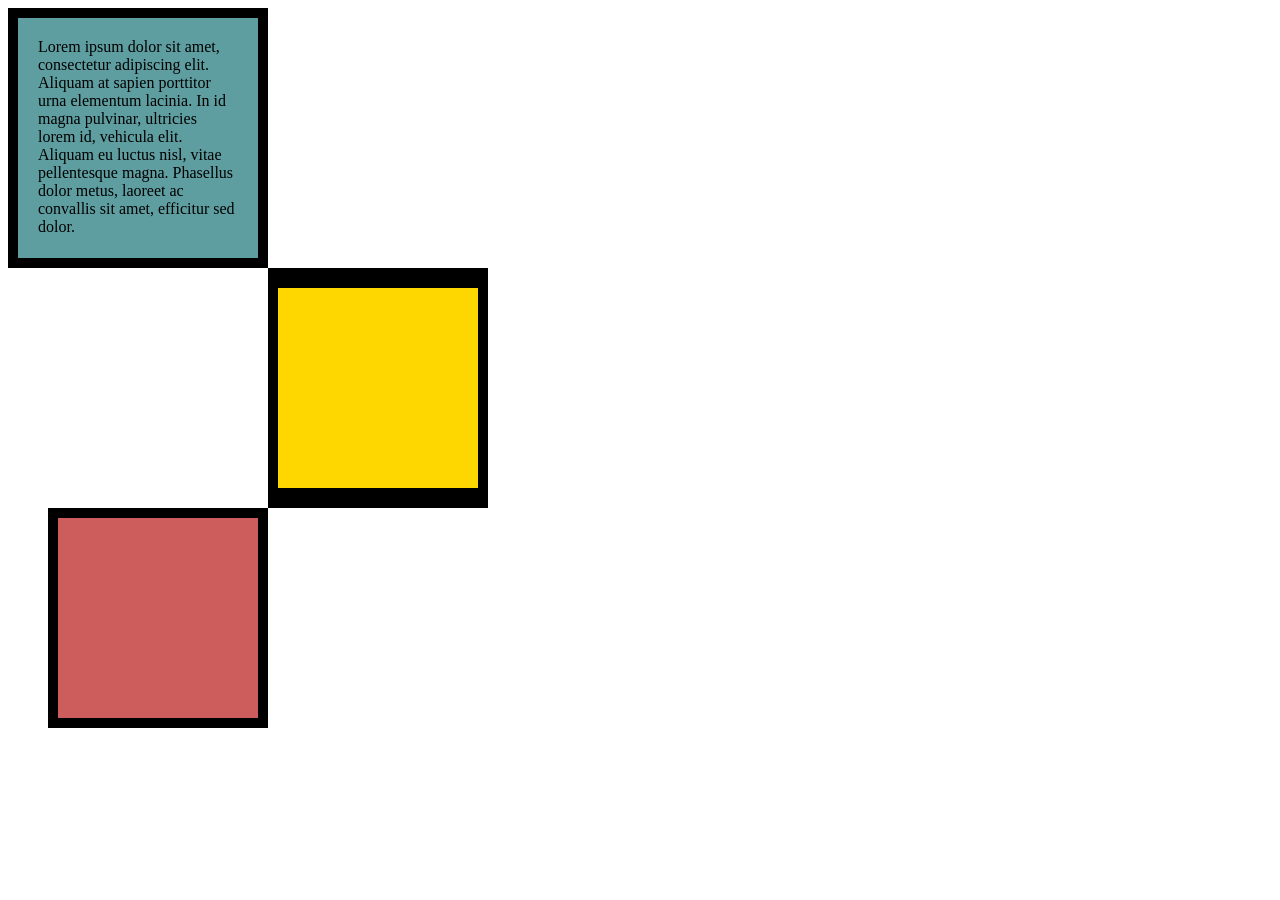
<file: 6.3 CSS Box Model/index.html>
<!DOCTYPE html>
<html lang="en">
    <head>
        <meta charset="UTF-8" />
        <title>CSS Box Model</title>
        <style>
            /* Write your CSS code here */

            div {
                height: 200px;
                width: 200px;
            }

            #first-box {
                background-color: cadetblue;
                padding: 20px;
                border: 10px solid black;
            }

            #second-box {
                background-color: gold;
                border-top: 20px solid black;
                border-bottom: 20px solid black;
                border-left: 10px solid black;
                border-right: 10px solid black;
                margin-left: 260px;
            }

            #third-box {
                background-color: indianred;
                border: 10px solid black;
                margin-left: 40px;
            }

            p {
                margin: 0px;
            }
        </style>
    </head>

    <body>
        <!-- TODOs:
1. Create 3 Boxes using the div element.
2. Set their sizes to 200px heigh by 200px wide.
3. Set different background colors for each of the boxes (I used cadetblue, gold and indianred).
4. Add a paragraph <p> element into the first div and add the following words:
    Lorem ipsum dolor sit amet, consectetur adipiscing elit. Aliquam at sapien porttitor urna elementum lacinia. In
    id magna pulvinar, ultricies lorem id, vehicula elit. Aliquam eu luctus nisl, vitae pellentesque magna. Phasellus
    dolor metus, laoreet ac convallis sit amet, efficitur sed dolor.
5. Set the 1st div to have 20px padding all around with a black 10px border.
6. Fix the style of the <p> element to remove all margins.
Hint: Use the CSS inspector in Chrome.
7. Set the 2nd div to have a 20px border on top and bottom and 10px border left and right. (See goal image)
8. Set the 3rd div to have a 10px border 
9. Set the margins for the divs so that each box corner touches the other. (See the goal image)
-->

        <div id="first-box">
            <p>
                Lorem ipsum dolor sit amet, consectetur adipiscing elit. Aliquam
                at sapien porttitor urna elementum lacinia. In id magna
                pulvinar, ultricies lorem id, vehicula elit. Aliquam eu luctus
                nisl, vitae pellentesque magna. Phasellus dolor metus, laoreet
                ac convallis sit amet, efficitur sed dolor.
            </p>
        </div>
        <div id="second-box"></div>
        <div id="third-box"></div>
    </body>
</html>
</file>
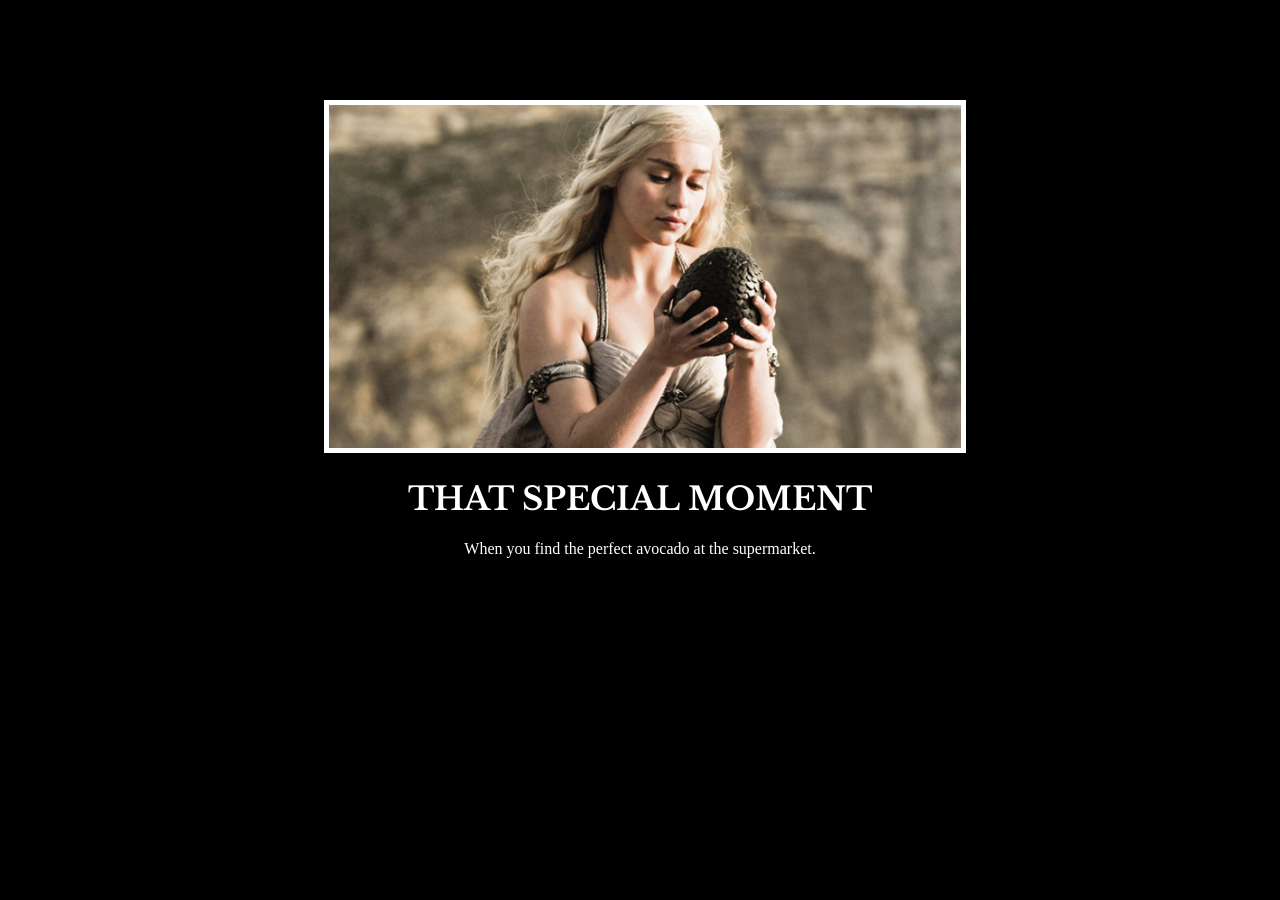
<file: 6.4 Motivation Meme Project/index.html>
<!-- 
  TODO: Create a motivational post website.
Style it how ever you like. 
Look at the goal image for inspiration.
But it must have the following features:
1. The main h1 text should be using the Regular Libre Baskerville Font from Google Fonts:
  https://fonts.google.com/specimen/Libre+Baskerville
2. The text should be white and background black.
3. Add your own image into the images folder inside assets. It should have a 5px white border.
4. The text should be center aligned.
5. Create a div to contain the h1, p and img elements. Adjust the margins so that the image and text are centered on the page. 
  Hint: You horizontally center a div by giving it a width of 50% and a margin-left of 25%.
  Hint: Set the image to have a width of 100% so it fills the div. 
6. Read about the text-transform property on MDN docs to make the h1 uppercase with CSS.
  https://developer.mozilla.org/en-US/docs/Web/CSS/text-transform 
-->

<!DOCTYPE html>
<html lang="en">
    <head>
        <meta charset="UTF-8" />
        <meta http-equiv="X-UA-Compatible" content="IE=edge" />
        <meta name="viewport" content="width=device-width, initial-scale=1.0" />
        <title>Motivational Post Website</title>
        <style>
          h1 {
            font-family: 'Libre Baskerville', serif;
            color: white;
          }

          body {
            background-color: black;
          }

          div {
            margin-left: 25%;
            margin-right: 25%;
            text-align: center;
            width: 50%;
            margin-top: 100px;
          }

          img {
            border: 5px solid white;
            width: 100%;
          }

          p {
            color: white;
          }
        </style>
        <link rel="preconnect" href="https://fonts.googleapis.com" />
        <link rel="preconnect" href="https://fonts.gstatic.com" crossorigin />
        <link
            href="https://fonts.googleapis.com/css2?family=Libre+Baskerville&display=swap"
            rel="stylesheet"
        />
    </head>
    <body>
        <div>
            <img
                src="./assets/images/daenerys.jpeg"
                alt="A girl holding an avocado"
                srcset=""
            />
            <h1>THAT SPECIAL MOMENT</h1>
            <p>When you find the perfect avocado at the supermarket.</p>
        </div>
    </body>
</html>
</file>
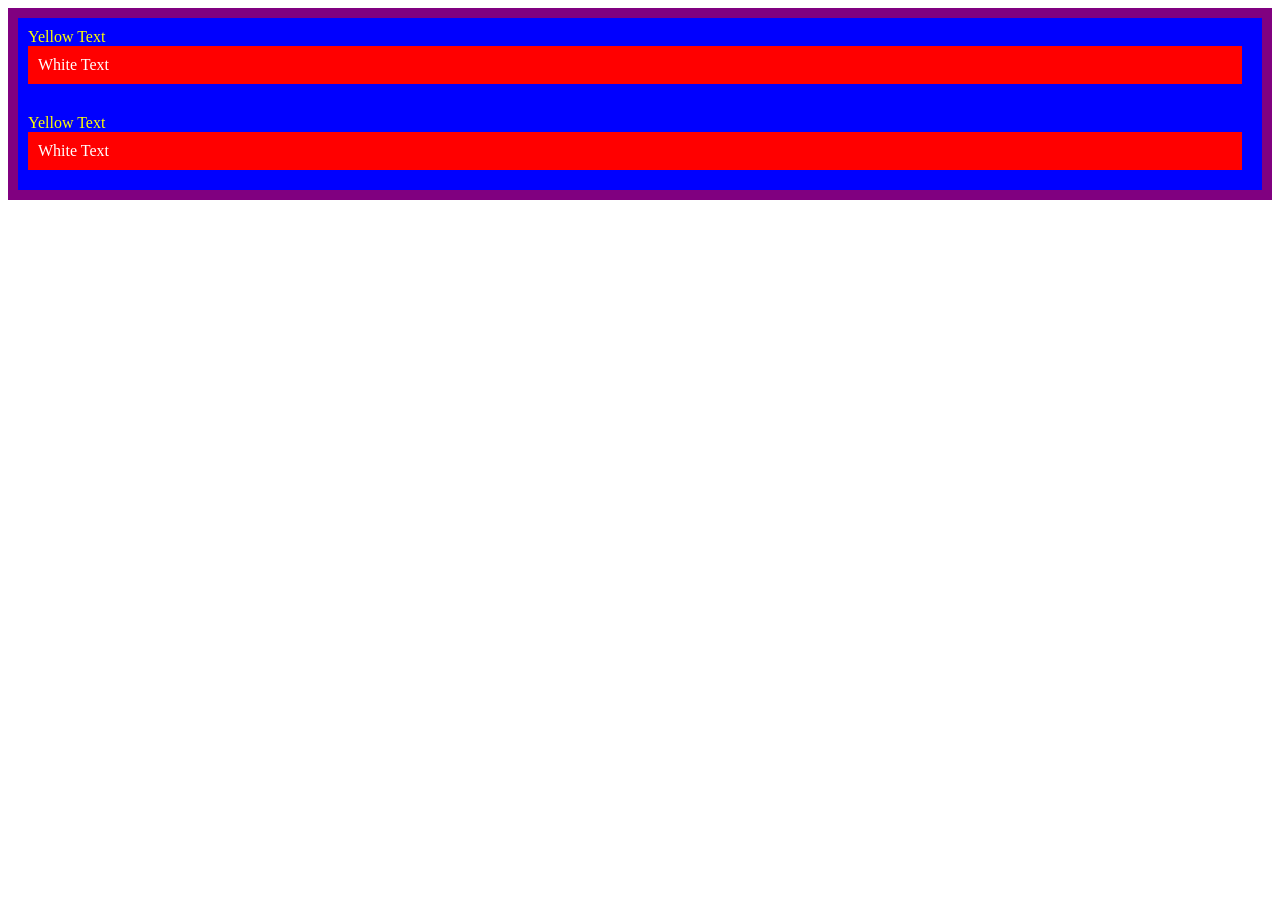
<file: 7.0 CSS Cascade/index.html>
<!DOCTYPE html>
<html lang="en">

<head>
  <meta charset="UTF-8">
  <title>CSS Cascade</title>
  <link rel="stylesheet" href="./style.css">
</head>

<body>
  <div id="outer-box" class="box">
    <div class="box">
      <p class="yellow-text">Yellow Text</p>
      <div class="box inner-box" id="inner-box">
        <p class="white-text">White Text</p>
      </div>
    </div>
    <div class="box">
      <p class="yellow-text">Yellow Text</p>
      <div class="box inner-box" id="inner-box">
        <p class="white-text">White Text</p>
      </div>
    </div>
  </div>
</body>

</html>
</file>
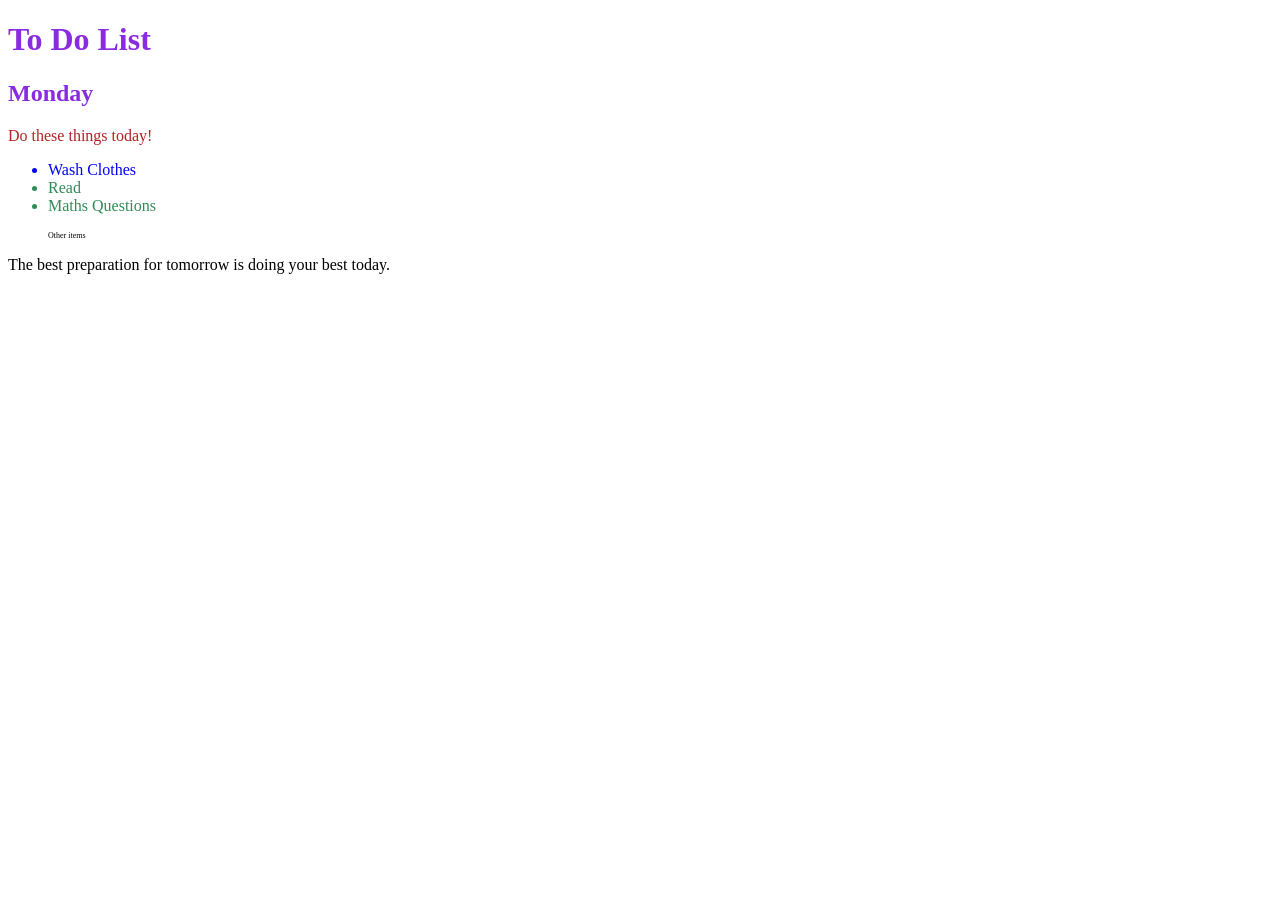
<file: 7.1 Combining Selectors/index.html>
<!DOCTYPE html>
<html lang="en">
    <head>
        <meta charset="UTF-8" />
        <title>Combining CSS Selectors</title>
        <link rel="stylesheet" href="./style.css" />
    </head>

    <!-- Don't change any of the HTML code! -->

    <body>
        <h1>To Do List</h1>
        <h2>Monday</h2>
        <div class="box">
            <p class="done">Do these things today!</p>
            <ul class="list">
                <li>Wash Clothes</li>
                <li class="done">Read</li>
                <li class="done">Maths Questions</li>
            </ul>
        </div>

        <ul>
            <p class="done">Other items</p>
        </ul>
        <p>The best preparation for tomorrow is doing your best today.</p>
    </body>
</html>
</file>
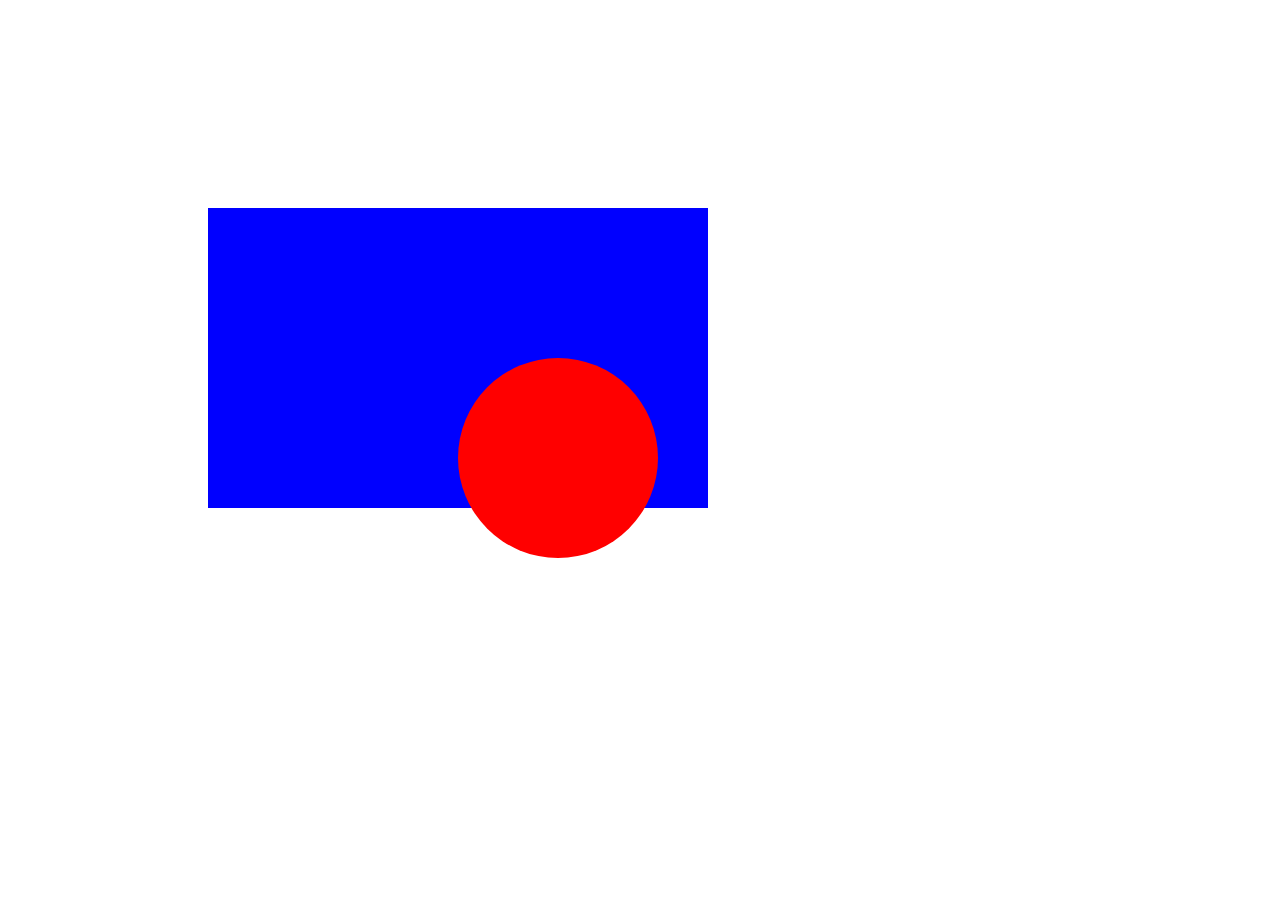
<file: 7.2 CSS Positioning/index.html>
<!DOCTYPE html>
<html>

<head>
  <title>CSS Positioning Exercise</title>
  <style>
    /* Write your code here */
    .blue-box {
      background-color: blue;
      height: 300px;
      width: 500px;
      position: relative;
      left: 200px;
      top: 200px;
    }

    .red-circle {
      background-color: red;
      height: 200px;
      width: 200px;
      border-radius: 50%;
      position: absolute;
      left: 250px;
      top: 150px;
    }
  </style>
</head>

<body>
  <div class="blue-box">
    <div class="red-circle">
    </div>
  </div>

</body>

</html>
</file>
<file: 11.3 TinDog Project/css/style.css>
.gradient-background {
  background: linear-gradient(300deg, #00bfff, #ff4c68, #ef8172);
  background-size: 180% 180%;
  animation: gradient-animation 18s ease infinite;
}

@keyframes gradient-animation {
  0% {
    background-position: 0% 50%;
  }
  50% {
    background-position: 100% 50%;
  }
  100% {
    background-position: 0% 50%;
  }
}

.icon-square {
  width: 3rem;
  height: 3rem;
  border-radius: 0.75rem;
}

.profile-img {
  height: 100px;
  border-radius: 50%;
}
</file>
<file: 5.3 CSS Selectors/style.css>
ol {
  margin-left: -40px;
  margin-top: -20px;
  list-style-position: inside;
}

/* Write your CSS below, don't change the rules above. */


p {
  color: red;
}

.note {
  font-size: 20px;
}

#id-selector-demo {
  color: green;
}

li[value='4'] {
  color: blue;
}

* {
  text-align: center;
}
</file>
<file: 5.4 Color Vocab Project/style.css>
#red {
    color: red;
}

#blue {
    color: blue;
}

#orange {
    color: orange;
}

#green {
    color: green;
}

#yellow {
    color: yellow;
}

.color-title {
    font-weight: normal;
}

img {
    height: 200px;
    width: 200px;
}
</file>
<file: 7.0 CSS Cascade/style.css>
/* Don't change the existing CSS. */

.box {
  background-color: blue;
  padding: 10px;
}

p {
  color: yellow;
  margin: 0;
  padding: 0;
}

.white-text {
   color: white;
   padding: 10px;
   background-color: red;
}

.yellow-text {
  padding-left: 0px;
}

#outer-box {
  border: 10px solid purple;
}

#inner-box {
  padding-top: 0px;
  padding-left: 0px;
}

#outer-box {
  padding: 0px;
}
</file>
<file: 7.1 Combining Selectors/style.css>
/* Write your code here: */
h1, h2 {
    color: blueviolet;
}

.box > p {
    color: firebrick;
}

.box li {
    color: blue;
}

li.done {
    color: seagreen;
}

ul p.done {
    font-size: 0.5rem;
}
</file>
